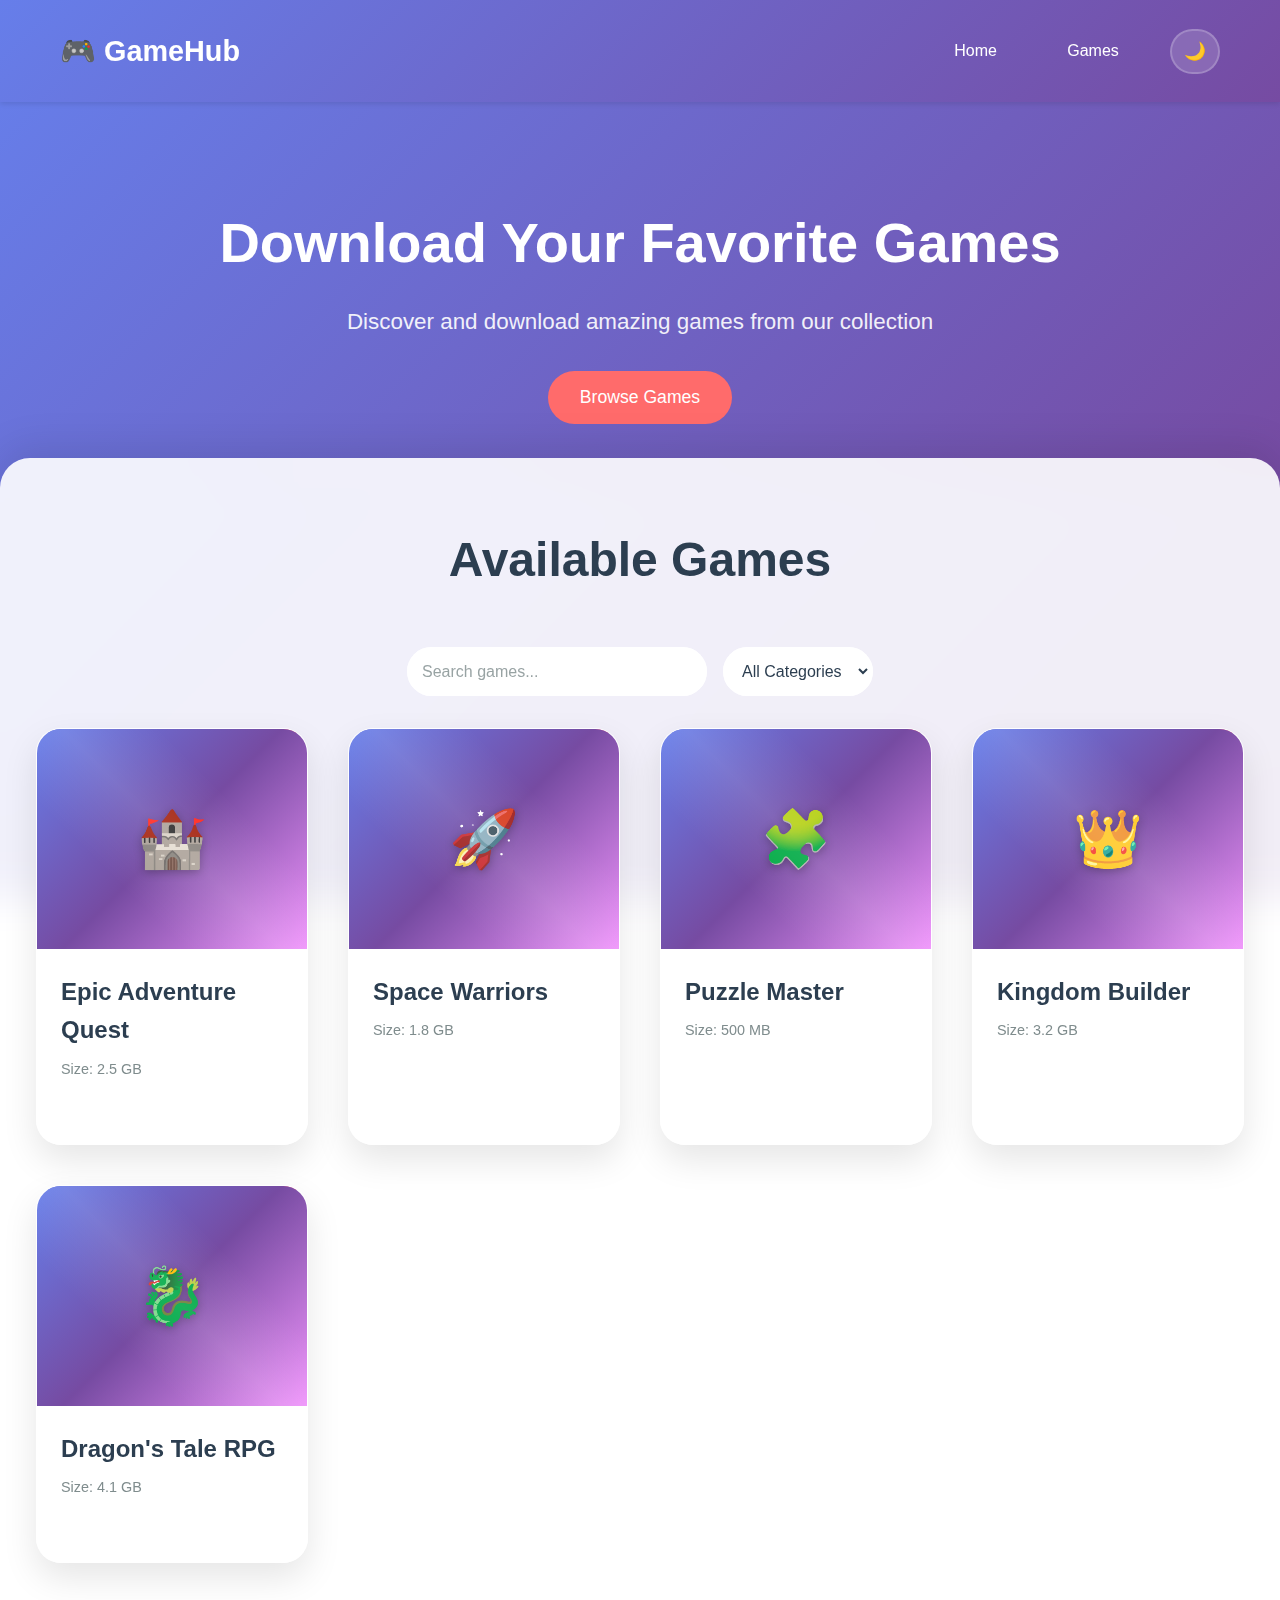
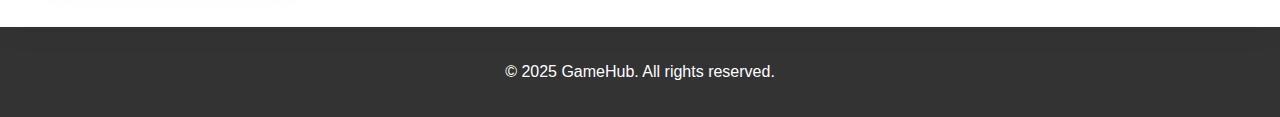
<file: index.html>
<!DOCTYPE html>
<html lang="en">
<head>
    <meta charset="UTF-8">
    <meta name="viewport" content="width=device-width, initial-scale=1.0">
    <title>Game Download Hub</title>
    <link rel="stylesheet" href="styles.css">
</head>
<body>
    <header>
        <nav class="navbar">
            <div class="nav-container">
                <a href="#home" class="nav-logo" onclick="handleLogoClick()">🎮 GameHub</a>
                <button class="mobile-menu-toggle" onclick="toggleMobileMenu()" aria-label="Toggle menu">
                    ☰
                </button>
                <div class="nav-links" id="navLinks">
                    <a href="#home" onclick="closeMobileMenu()">Home</a>
                    <a href="#games" onclick="closeMobileMenu()">Games</a>
                    <a href="admin.html" class="admin-link" onclick="closeMobileMenu()" style="display: none;" id="adminLink">Admin</a>
                    <button class="theme-toggle" onclick="toggleTheme()" aria-label="Toggle dark mode">
                        <span class="theme-toggle-icon">🌙</span>
                    </button>
                </div>
            </div>
        </nav>
    </header>

    <main>
        <section id="home" class="hero">
            <div class="hero-content">
                <h2>Download Your Favorite Games</h2>
                <p>Discover and download amazing games from our collection</p>
                <button onclick="scrollToGames()" class="cta-button">Browse Games</button>
            </div>
        </section>

        <!-- Top Games Slider Section -->
        <section id="topGames" class="top-games-section">
            <div class="container">
                <h2>🏆 Top Games</h2>
                <div class="top-games-slider">
                    <div class="slider-container" id="topGamesSlider">
                        <!-- Top games will be loaded here by JavaScript -->
                    </div>
                    <button class="slider-btn slider-prev" id="sliderPrev" onclick="slideTopGames('prev')">❮</button>
                    <button class="slider-btn slider-next" id="sliderNext" onclick="slideTopGames('next')">❯</button>
                </div>
                <div class="slider-indicators" id="sliderIndicators">
                    <!-- Indicators will be generated by JavaScript -->
                </div>
            </div>
        </section>

        <section id="games" class="games-section">
            <div class="container">
                <h2>Available Games</h2>
                
                <div class="search-filter">
                    <input type="text" id="searchInput" placeholder="Search games..." onkeyup="searchGames()">
                    <select id="categoryFilter" onchange="filterByCategory()">
                        <option value="">All Categories</option>
                        <option value="action">Action</option>
                        <option value="adventure">Adventure</option>
                        <option value="strategy">Strategy</option>
                        <option value="rpg">RPG</option>
                        <option value="puzzle">Puzzle</option>
                    </select>
                </div>

                <div id="gamesGrid" class="games-grid">
                    <!-- Games will be loaded here by JavaScript -->
                </div>

                <div id="noGames" class="no-games" style="display: none;">
                    <p>No games found matching your criteria.</p>
                </div>
            </div>
        </section>
    </main>

    <footer>
        <div class="container">
            <p>&copy; 2025 GameHub. All rights reserved.</p>
        </div>
    </footer>

    <!-- Scroll Progress Indicator -->
    <div class="scroll-progress" id="scrollProgress"></div>
    
    <!-- Scroll to Top Button -->
    <button class="scroll-to-top" id="scrollToTop" onclick="scrollToTop()" aria-label="Scroll to top">
        ↑
    </button>

    <!-- Mobile Theme Toggle Floating Button -->
    <button class="mobile-theme-toggle" id="mobileThemeToggle" onclick="toggleTheme()" aria-label="Toggle dark mode">
        <span class="mobile-theme-icon">🌙</span>
    </button>

    <!-- Game Details Modal -->
    <div id="gameModal" class="game-modal">
        <div class="game-modal-content">
            <button class="game-modal-close" onclick="closeGameModal()">&times;</button>
            
            <div class="game-modal-header">
                <div class="game-modal-image">
                    <div id="modalGameImage"></div>
                </div>
                <div class="game-modal-info">
                    <h2 id="modalGameTitle">Game Title</h2>
                    <span id="modalGameCategory" class="modal-category-badge">Category</span>
                    <div class="game-modal-meta">
                        <div class="meta-item">
                            <span class="meta-label">Size:</span>
                            <span id="modalGameSize">0 GB</span>
                        </div>
                        <div class="meta-item">
                            <span class="meta-label">Developer:</span>
                            <span id="modalGameDeveloper">Unknown</span>
                        </div>
                        <div class="meta-item">
                            <span class="meta-label">Release Date:</span>
                            <span id="modalGameReleaseDate">TBA</span>
                        </div>
                    </div>
                    <button id="modalDownloadBtn" class="modal-download-btn" onclick="downloadGameFromModal()">
                        Download Game
                    </button>
                </div>
            </div>

            <div class="game-modal-body">
                <div class="modal-section">
                    <h3>Description</h3>
                    <p id="modalGameDescription">Game description will appear here...</p>
                </div>

                <div class="modal-section">
                    <h3>System Requirements</h3>
                    <div class="requirements-grid">
                        <div class="req-column">
                            <h4>Minimum Requirements</h4>
                            <div class="req-list">
                                <div class="req-item">
                                    <span class="req-label">OS:</span>
                                    <span id="modalMinOS">Windows 10</span>
                                </div>
                                <div class="req-item">
                                    <span class="req-label">Processor:</span>
                                    <span id="modalMinProcessor">Intel i3 or equivalent</span>
                                </div>
                                <div class="req-item">
                                    <span class="req-label">Memory:</span>
                                    <span id="modalMinMemory">4 GB RAM</span>
                                </div>
                                <div class="req-item">
                                    <span class="req-label">Graphics:</span>
                                    <span id="modalMinGraphics">DirectX 11 compatible</span>
                                </div>
                                <div class="req-item">
                                    <span class="req-label">Storage:</span>
                                    <span id="modalMinStorage">Available space required</span>
                                </div>
                            </div>
                        </div>
                        <div class="req-column">
                            <h4>Recommended Requirements</h4>
                            <div class="req-list">
                                <div class="req-item">
                                    <span class="req-label">OS:</span>
                                    <span id="modalRecOS">Windows 11</span>
                                </div>
                                <div class="req-item">
                                    <span class="req-label">Processor:</span>
                                    <span id="modalRecProcessor">Intel i5 or equivalent</span>
                                </div>
                                <div class="req-item">
                                    <span class="req-label">Memory:</span>
                                    <span id="modalRecMemory">8 GB RAM</span>
                                </div>
                                <div class="req-item">
                                    <span class="req-label">Graphics:</span>
                                    <span id="modalRecGraphics">GTX 1060 or equivalent</span>
                                </div>
                                <div class="req-item">
                                    <span class="req-label">Storage:</span>
                                    <span id="modalRecStorage">SSD recommended</span>
                                </div>
                            </div>
                        </div>
                    </div>
                </div>

                <div class="modal-section">
                    <h3>Screenshots</h3>
                    <div id="modalScreenshots" class="screenshots-grid">
                        <!-- Screenshots will be populated here -->
                    </div>
                </div>
            </div>
        </div>
    </div>

    <script src="script.js"></script>
</body>
</html>
</file>
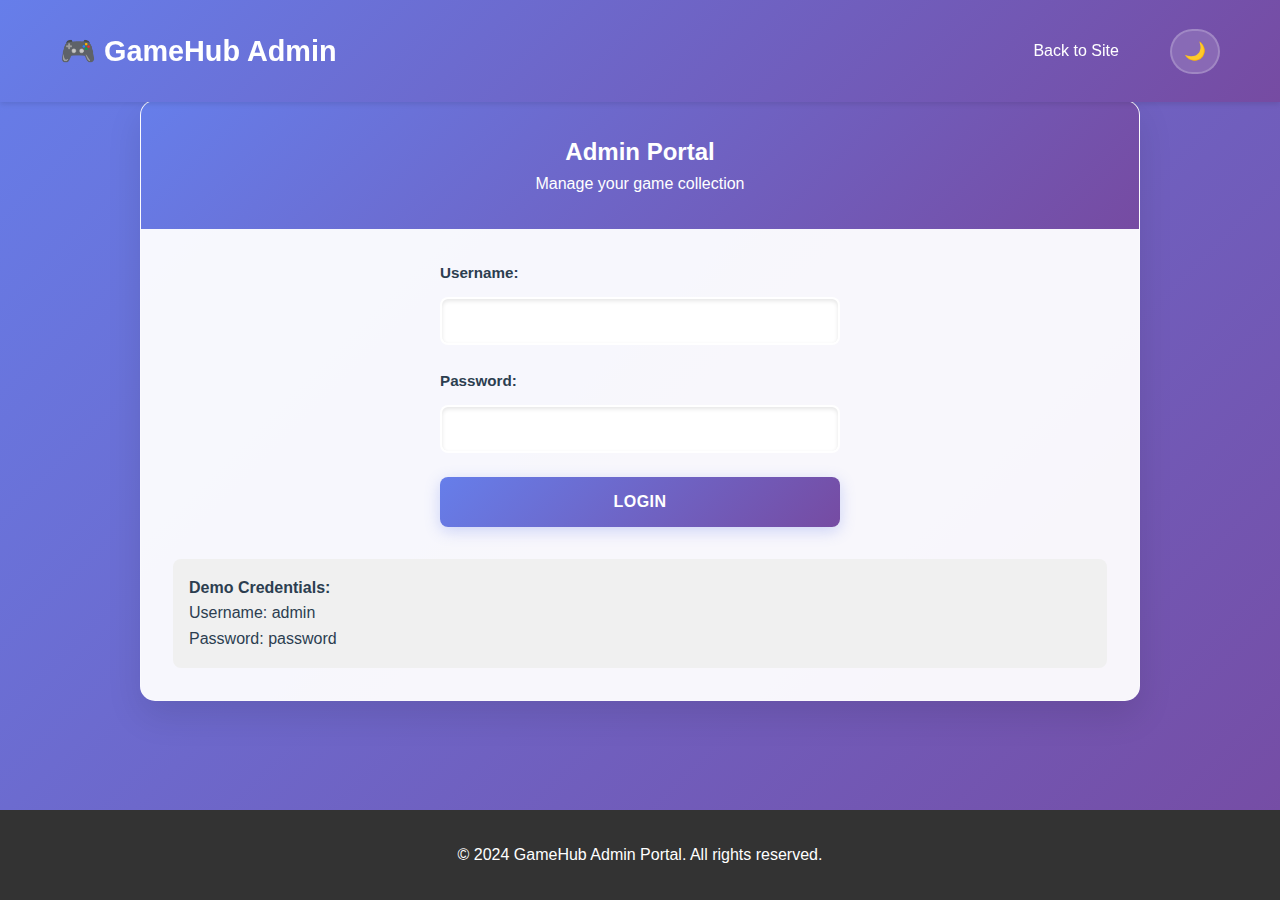
<file: admin.html>
<!DOCTYPE html>
<html lang="en">
<head>
    <meta charset="UTF-8">
    <meta name="viewport" content="width=device-width, initial-scale=1.0">
    <title>Admin Portal - Game Download Hub</title>
    <link rel="stylesheet" href="styles.css">
</head>
<body>
    <header>
        <nav class="navbar">
            <div class="nav-container">
                <a href="index.html" class="nav-logo">🎮 GameHub Admin</a>
                <button class="mobile-menu-toggle" onclick="toggleMobileMenu()" aria-label="Toggle menu">
                    ☰
                </button>
                <div class="nav-links" id="navLinks">
                    <a href="index.html" onclick="closeMobileMenu()">Back to Site</a>
                    <a href="#" onclick="logout(); closeMobileMenu();" id="logoutBtn" style="display: none;">Logout</a>
                    <button class="theme-toggle" onclick="toggleTheme()" aria-label="Toggle dark mode">
                        <span class="theme-toggle-icon">🌙</span>
                    </button>
                </div>
            </div>
        </nav>
    </header>

    <main>
        <div class="admin-container">
            <div class="admin-header">
                <h2>Admin Portal</h2>
                <p>Manage your game collection</p>
            </div>
            
            <div class="admin-content">
                <!-- Login Section -->
                <div id="loginSection" class="login-section">
                    <form class="login-form" onsubmit="login(event)">
                        <div class="form-group">
                            <label for="username">Username:</label>
                            <input type="text" id="username" required>
                        </div>
                        <div class="form-group">
                            <label for="password">Password:</label>
                            <input type="password" id="password" required>
                        </div>
                        <button type="submit" class="btn">Login</button>
                    </form>
                    <div id="loginError" style="color: red; text-align: center; margin-top: 1rem; display: none;">
                        Invalid credentials. Please try again.
                    </div>
                    <div style="margin-top: 2rem; padding: 1rem; background: #f0f0f0; border-radius: 8px;">
                        <p><strong>Demo Credentials:</strong></p>
                        <p>Username: admin</p>
                        <p>Password: password</p>
                    </div>
                </div>

                <!-- Admin Dashboard -->
                <div id="adminDashboard" style="display: none;">
                    <h3>Add New Game</h3>
                    <form id="addGameForm" onsubmit="addNewGame(event)">
                        <div class="form-group">
                            <label for="gameTitle">Game Title:</label>
                            <input type="text" id="gameTitle" required>
                        </div>
                        <div class="form-group">
                            <label for="gameCategory">Category:</label>
                            <select id="gameCategory" required>
                                <option value="">Select Category</option>
                                <option value="action">Action</option>
                                <option value="adventure">Adventure</option>
                                <option value="strategy">Strategy</option>
                                <option value="rpg">RPG</option>
                                <option value="puzzle">Puzzle</option>
                            </select>
                        </div>
                        <div class="form-group">
                            <label for="gameDescription">Description:</label>
                            <textarea id="gameDescription" rows="3" required></textarea>
                        </div>
                        <div class="form-group">
                            <label for="gameDownloadUrl">Download URL:</label>
                            <input type="url" id="gameDownloadUrl" required>
                        </div>
                        <div class="form-group">
                            <label for="gameSize">Game Size:</label>
                            <input type="text" id="gameSize" placeholder="e.g., 2.5 GB" required>
                        </div>
                        
                        <!-- Additional Game Information -->
                        <div class="form-group">
                            <label for="gameDeveloper">Developer:</label>
                            <input type="text" id="gameDeveloper" placeholder="e.g., Epic Games">
                        </div>
                        <div class="form-group">
                            <label for="gameReleaseDate">Release Date:</label>
                            <input type="text" id="gameReleaseDate" placeholder="e.g., 2024">
                        </div>
                        
                        <!-- System Requirements -->
                        <div class="requirements-section">
                            <h3>System Requirements</h3>
                            <div class="requirements-tabs">
                                <button type="button" class="req-tab active" onclick="switchReqTab('minimum')">Minimum</button>
                                <button type="button" class="req-tab" onclick="switchReqTab('recommended')">Recommended</button>
                            </div>
                            
                            <div id="minimumReqs" class="req-content active">
                                <div class="form-group">
                                    <label for="minOS">Operating System:</label>
                                    <input type="text" id="minOS" placeholder="e.g., Windows 10">
                                </div>
                                <div class="form-group">
                                    <label for="minProcessor">Processor:</label>
                                    <input type="text" id="minProcessor" placeholder="e.g., Intel i3 or equivalent">
                                </div>
                                <div class="form-group">
                                    <label for="minMemory">Memory:</label>
                                    <input type="text" id="minMemory" placeholder="e.g., 4 GB RAM">
                                </div>
                                <div class="form-group">
                                    <label for="minGraphics">Graphics:</label>
                                    <input type="text" id="minGraphics" placeholder="e.g., DirectX 11 compatible">
                                </div>
                                <div class="form-group">
                                    <label for="minStorage">Storage:</label>
                                    <input type="text" id="minStorage" placeholder="e.g., 5 GB available space">
                                </div>
                            </div>
                            
                            <div id="recommendedReqs" class="req-content">
                                <div class="form-group">
                                    <label for="recOS">Operating System:</label>
                                    <input type="text" id="recOS" placeholder="e.g., Windows 11">
                                </div>
                                <div class="form-group">
                                    <label for="recProcessor">Processor:</label>
                                    <input type="text" id="recProcessor" placeholder="e.g., Intel i5 or equivalent">
                                </div>
                                <div class="form-group">
                                    <label for="recMemory">Memory:</label>
                                    <input type="text" id="recMemory" placeholder="e.g., 8 GB RAM">
                                </div>
                                <div class="form-group">
                                    <label for="recGraphics">Graphics:</label>
                                    <input type="text" id="recGraphics" placeholder="e.g., GTX 1060 or equivalent">
                                </div>
                                <div class="form-group">
                                    <label for="recStorage">Storage:</label>
                                    <input type="text" id="recStorage" placeholder="e.g., SSD recommended">
                                </div>
                            </div>
                        </div>
                        <div class="form-group">
                            <label for="gameImageType">Game Image Options:</label>
                            <select id="gameImageType" onchange="toggleImageInput()">
                                <option value="url">🌐 Image URL</option>
                                <option value="upload">📁 Upload from Computer</option>
                                <option value="generate">✨ AI Generated Placeholder</option>
                            </select>
                        </div>
                        
                        
                        <div class="form-group" id="urlGroup">
                            <label for="gameImageUrl">Image URL:</label>
                            <input type="url" id="gameImageUrl" placeholder="https://example.com/image.jpg" onchange="previewUrlImage()">
                            <div class="url-preview" id="urlPreview"></div>
                        </div>
                        
                        <div class="form-group" id="uploadGroup" style="display: none;">
                            <label for="gameImageUpload">Upload Image from Computer:</label>
                            <div class="image-upload-container">
                                <input type="file" id="gameImageUpload" accept="image/*" onchange="previewUploadedImage(this)">
                                <div class="image-preview" id="imagePreview">
                                    <div class="upload-icon">📁</div>
                                    <span>Click here or drag & drop your image</span>
                                    <small>Supports: JPG, PNG, GIF, WebP (Max: 5MB)</small>
                                </div>
                            </div>
                        </div>
                        
                        
                        <div class="form-group" id="generateGroup" style="display: none;">
                            <label>Generate AI Placeholder:</label>
                            <div class="generate-options">
                                <button type="button" class="btn secondary" onclick="generatePlaceholder('geometric')">🔷 Geometric</button>
                                <button type="button" class="btn secondary" onclick="generatePlaceholder('gradient')">🌈 Gradient</button>
                                <button type="button" class="btn secondary" onclick="generatePlaceholder('pattern')">🔳 Pattern</button>
                                <button type="button" class="btn secondary" onclick="generatePlaceholder('abstract')">🎨 Abstract</button>
                            </div>
                            <div class="generate-preview" id="generatePreview"></div>
                        </div>
                        
                        <!-- Screenshots Section -->
                        <div class="form-group">
                            <label for="gameScreenshots">Game Screenshots:</label>
                            <div class="screenshots-upload">
                                <div class="screenshot-upload-area" onclick="triggerScreenshotUpload()">
                                    <div class="upload-icon">📷</div>
                                    <span>Click to add screenshots</span>
                                    <small>Supports: JPG, PNG, WebP (Max: 2MB each, up to 6 screenshots)</small>
                                </div>
                                <input type="file" id="gameScreenshots" accept="image/*" multiple onchange="handleScreenshotUpload(this)" style="display: none;">
                                <div class="screenshots-preview" id="screenshotsPreview"></div>
                            </div>
                        </div>
                        
                        <!-- Videos Section -->
                        <div class="form-group">
                            <label for="gameVideos">Game Videos (Optional):</label>
                            <div class="videos-upload">
                                <div class="video-input-container">
                                    <div class="video-url-input">
                                        <input type="url" id="videoUrlInput" placeholder="https://www.youtube.com/watch?v=..." onchange="previewVideo()">
                                        <button type="button" class="btn secondary" onclick="addVideoUrl()">📹 Add Video</button>
                                    </div>
                                    <small>Supports: YouTube, Vimeo, and other video URLs (up to 3 videos)</small>
                                </div>
                                <div class="videos-preview" id="videosPreview"></div>
                            </div>
                        </div>

                        <!-- Top Game Option -->
                        <div class="form-group">
                            <div class="checkbox-container">
                                <input type="checkbox" id="isTopGame">
                                <label for="isTopGame" class="checkbox-label">
                                    <span class="checkbox-icon">🏆</span>
                                    Mark as Top Game
                                    <small>Featured games will appear in the top games slider</small>
                                </label>
                            </div>
                        </div>
                        
                        <button type="submit" class="btn">Add Game</button>
                    </form>

                    <div class="admin-games">
                        <div class="admin-section-header">
                            <h3>Current Games</h3>
                            <div class="admin-stats">
                                <div class="stat-card">
                                    <span class="stat-number" id="totalGames">0</span>
                                    <span class="stat-label">Total Games</span>
                                </div>
                                <div class="stat-card">
                                    <span class="stat-number" id="protectedGames">0</span>
                                    <span class="stat-label">Protected</span>
                                </div>
                            </div>
                        </div>
                        
                        <div class="admin-filters">
                            <select id="adminCategoryFilter" onchange="filterAdminGames()">
                                <option value="">All Categories</option>
                                <option value="action">Action</option>
                                <option value="adventure">Adventure</option>
                                <option value="strategy">Strategy</option>
                                <option value="rpg">RPG</option>
                                <option value="puzzle">Puzzle</option>
                            </select>
                            <button class="btn secondary" onclick="exportGames()">📥 Export Games</button>
                            <button class="btn secondary" onclick="importGames()">📤 Import Games</button>
                            <button class="btn danger" onclick="confirmRemoveAllGames()">🗑️ Remove All Games</button>
                        </div>
                        
                        <div id="adminGamesList" class="admin-games-list">
                            <!-- Games will be loaded here -->
                        </div>
                    </div>
                </div>
            </div>
        </div>
    </main>

    <footer>
        <div class="container">
            <p>&copy; 2024 GameHub Admin Portal. All rights reserved.</p>
        </div>
    </footer>

    <!-- Edit Game Modal -->
    <div class="modal-overlay" id="editModal" style="display: none;">
        <div class="modal-container">
            <div class="modal-header">
                <h3>✏️ Edit Game</h3>
                <button class="modal-close" onclick="closeEditModal()">&times;</button>
            </div>
            <div class="modal-content">
                <form id="editGameForm" onsubmit="updateGame(event)">
                    <input type="hidden" id="editGameId">
                    
                    <div class="form-group">
                        <label for="editGameTitle">Game Title:</label>
                        <input type="text" id="editGameTitle" required>
                    </div>
                    
                    <div class="form-group">
                        <label for="editGameCategory">Category:</label>
                        <select id="editGameCategory" required>
                            <option value="">Select Category</option>
                            <option value="action">Action</option>
                            <option value="adventure">Adventure</option>
                            <option value="strategy">Strategy</option>
                            <option value="rpg">RPG</option>
                            <option value="puzzle">Puzzle</option>
                        </select>
                    </div>
                    
                    <div class="form-group">
                        <label for="editGameDescription">Description:</label>
                        <textarea id="editGameDescription" rows="3" required></textarea>
                    </div>
                    
                    <div class="form-group">
                        <label for="editGameDownloadUrl">Download URL:</label>
                        <input type="url" id="editGameDownloadUrl" required>
                    </div>
                    
                    <div class="form-group">
                        <label for="editGameSize">Game Size:</label>
                        <input type="text" id="editGameSize" placeholder="e.g., 2.5 GB" required>
                    </div>
                    
                    <!-- Additional Game Information -->
                    <div class="form-group">
                        <label for="editGameDeveloper">Developer:</label>
                        <input type="text" id="editGameDeveloper" placeholder="e.g., Epic Games">
                    </div>
                    <div class="form-group">
                        <label for="editGameReleaseDate">Release Date:</label>
                        <input type="text" id="editGameReleaseDate" placeholder="e.g., 2024">
                    </div>
                    
                    <!-- System Requirements -->
                    <div class="requirements-section">
                        <h3>System Requirements</h3>
                        <div class="requirements-tabs">
                            <button type="button" class="req-tab active" onclick="switchEditReqTab('minimum')">Minimum</button>
                            <button type="button" class="req-tab" onclick="switchEditReqTab('recommended')">Recommended</button>
                        </div>
                        
                        <div id="editMinimumReqs" class="req-content active">
                            <div class="form-group">
                                <label for="editMinOS">Operating System:</label>
                                <input type="text" id="editMinOS" placeholder="e.g., Windows 10">
                            </div>
                            <div class="form-group">
                                <label for="editMinProcessor">Processor:</label>
                                <input type="text" id="editMinProcessor" placeholder="e.g., Intel i3 or equivalent">
                            </div>
                            <div class="form-group">
                                <label for="editMinMemory">Memory:</label>
                                <input type="text" id="editMinMemory" placeholder="e.g., 4 GB RAM">
                            </div>
                            <div class="form-group">
                                <label for="editMinGraphics">Graphics:</label>
                                <input type="text" id="editMinGraphics" placeholder="e.g., DirectX 11 compatible">
                            </div>
                            <div class="form-group">
                                <label for="editMinStorage">Storage:</label>
                                <input type="text" id="editMinStorage" placeholder="e.g., 5 GB available space">
                            </div>
                        </div>
                        
                        <div id="editRecommendedReqs" class="req-content">
                            <div class="form-group">
                                <label for="editRecOS">Operating System:</label>
                                <input type="text" id="editRecOS" placeholder="e.g., Windows 11">
                            </div>
                            <div class="form-group">
                                <label for="editRecProcessor">Processor:</label>
                                <input type="text" id="editRecProcessor" placeholder="e.g., Intel i5 or equivalent">
                            </div>
                            <div class="form-group">
                                <label for="editRecMemory">Memory:</label>
                                <input type="text" id="editRecMemory" placeholder="e.g., 8 GB RAM">
                            </div>
                            <div class="form-group">
                                <label for="editRecGraphics">Graphics:</label>
                                <input type="text" id="editRecGraphics" placeholder="e.g., GTX 1060 or equivalent">
                            </div>
                            <div class="form-group">
                                <label for="editRecStorage">Storage:</label>
                                <input type="text" id="editRecStorage" placeholder="e.g., SSD recommended">
                            </div>
                        </div>
                    </div>
                    
                    <div class="form-group">
                        <label for="editGameImageType">Change Image:</label>
                        <select id="editGameImageType" onchange="toggleEditImageInput()">
                            <option value="keep">Keep Current Image</option>
                            <option value="url">🌐 Image URL</option>
                            <option value="upload">📁 Upload from Computer</option>
                            <option value="generate">✨ AI Generated Placeholder</option>
                        </select>
                    </div>

                    <div class="current-image-preview" id="currentImagePreview">
                        <label>Current Image:</label>
                        <div class="current-image" id="currentImage"></div>
                    </div>
                    
                    <!-- Image input groups (same as add form) -->
                    
                    <div class="form-group" id="editUrlGroup" style="display: none;">
                        <label for="editGameImageUrl">Image URL:</label>
                        <input type="url" id="editGameImageUrl" placeholder="https://example.com/image.jpg" onchange="previewEditUrlImage()">
                        <div class="url-preview" id="editUrlPreview"></div>
                    </div>
                    
                    <div class="form-group" id="editUploadGroup" style="display: none;">
                        <label for="editGameImageUpload">Upload Image from Computer:</label>
                        <div class="image-upload-container">
                            <input type="file" id="editGameImageUpload" accept="image/*" onchange="previewEditUploadedImage(this)">
                            <div class="image-preview" id="editImagePreview">
                                <div class="upload-icon">📁</div>
                                <span>Click here or drag & drop your image</span>
                                <small>Supports: JPG, PNG, GIF, WebP (Max: 5MB)</small>
                            </div>
                        </div>
                    </div>
                    
                    
                    <div class="form-group" id="editGenerateGroup" style="display: none;">
                        <label>Generate AI Placeholder:</label>
                        <div class="generate-options">
                            <button type="button" class="btn secondary" onclick="generateEditPlaceholder('geometric')">🔷 Geometric</button>
                            <button type="button" class="btn secondary" onclick="generateEditPlaceholder('gradient')">🌈 Gradient</button>
                            <button type="button" class="btn secondary" onclick="generateEditPlaceholder('pattern')">🔳 Pattern</button>
                            <button type="button" class="btn secondary" onclick="generateEditPlaceholder('abstract')">🎨 Abstract</button>
                        </div>
                        <div class="generate-preview" id="editGeneratePreview"></div>
                    </div>
                    
                    <!-- Edit Screenshots Section -->
                    <div class="form-group">
                        <label for="editGameScreenshots">Game Screenshots:</label>
                        <div class="screenshots-upload">
                            <div class="screenshot-upload-area" onclick="triggerEditScreenshotUpload()">
                                <div class="upload-icon">📷</div>
                                <span>Click to add/change screenshots</span>
                                <small>Supports: JPG, PNG, WebP (Max: 2MB each, up to 6 screenshots)</small>
                            </div>
                            <input type="file" id="editGameScreenshots" accept="image/*" multiple onchange="handleEditScreenshotUpload(this)" style="display: none;">
                            <div class="screenshots-preview" id="editScreenshotsPreview"></div>
                            <div class="current-screenshots" id="currentScreenshots">
                                <label>Current Screenshots:</label>
                                <div class="current-screenshots-grid" id="currentScreenshotsGrid"></div>
                            </div>
                        </div>
                    </div>
                    
                    <!-- Edit Videos Section -->
                    <div class="form-group">
                        <label for="editGameVideos">Game Videos (Optional):</label>
                        <div class="videos-upload">
                            <div class="video-input-container">
                                <div class="video-url-input">
                                    <input type="url" id="editVideoUrlInput" placeholder="https://www.youtube.com/watch?v=..." onchange="previewEditVideo()">
                                    <button type="button" class="btn secondary" onclick="addEditVideoUrl()">📹 Add Video</button>
                                </div>
                                <small>Supports: YouTube, Vimeo, and other video URLs (up to 3 videos)</small>
                            </div>
                            <div class="videos-preview" id="editVideosPreview"></div>
                            <div class="current-videos" id="currentVideos">
                                <label>Current Videos:</label>
                                <div class="current-videos-grid" id="currentVideosGrid"></div>
                            </div>
                        </div>
                    </div>

                    <!-- Edit Top Game Option -->
                    <div class="form-group">
                        <div class="checkbox-container">
                            <input type="checkbox" id="editIsTopGame">
                            <label for="editIsTopGame" class="checkbox-label">
                                <span class="checkbox-icon">🏆</span>
                                Mark as Top Game
                                <small>Featured games will appear in the top games slider</small>
                            </label>
                        </div>
                    </div>
                    
                    <div class="modal-actions">
                        <button type="button" class="btn secondary" onclick="closeEditModal()">Cancel</button>
                        <button type="submit" class="btn">Update Game</button>
                    </div>
                </form>
            </div>
        </div>
    </div>

    <script src="script.js"></script>
    <script src="admin.js"></script>
    <script src="admin-fixes.js"></script>
</body>
</html>
</file>
<file: styles.css>
* {
    margin: 0;
    padding: 0;
    box-sizing: border-box;
}

:root {
    /* Light theme colors */
    --bg-primary: linear-gradient(135deg, #667eea 0%, #764ba2 100%);
    --bg-secondary: rgba(255, 255, 255, 0.9);
    --bg-card: rgba(255, 255, 255, 0.95);
    --text-primary: #2c3e50;
    --text-secondary: #34495e;
    --text-muted: #7f8c8d;
    --border-color: rgba(255, 255, 255, 0.3);
    --shadow: rgba(0, 0, 0, 0.1);
    --accent: linear-gradient(135deg, #667eea 0%, #764ba2 100%);
    --accent-hover: rgba(102, 126, 234, 0.1);
    --nav-bg: linear-gradient(135deg, #667eea 0%, #764ba2 100%);
    --card-shadow: 0 15px 35px rgba(0, 0, 0, 0.1);
}

[data-theme="dark"] {
    /* Dark theme colors with better coordination */
    --bg-primary: linear-gradient(135deg, #0a0a0a 0%, #1a1a2e 50%, #16213e 100%);
    --bg-secondary: rgba(26, 32, 44, 0.95);
    --bg-card: rgba(45, 55, 72, 0.95);
    --text-primary: #f7fafc;
    --text-secondary: #cbd5e0;
    --text-muted: #a0aec0;
    --border-color: rgba(76, 175, 254, 0.15);
    --shadow: rgba(0, 0, 0, 0.5);
    --accent: linear-gradient(135deg, #4facfe 0%, #00d4ff 100%);
    --accent-hover: rgba(76, 175, 254, 0.15);
    --nav-bg: linear-gradient(135deg, #1a202c 0%, #2d3748 100%);
    --card-shadow: 0 20px 40px rgba(0, 0, 0, 0.4), 0 0 30px rgba(76, 175, 254, 0.1);
}

body {
    font-family: 'Segoe UI', 'San Francisco', 'Helvetica Neue', Arial, sans-serif;
    line-height: 1.6;
    color: var(--text-primary);
    background: var(--bg-primary);
    background-attachment: fixed;
    min-height: 100vh;
    transition: all 0.4s cubic-bezier(0.4, 0, 0.2, 1);
    display: flex;
    flex-direction: column;
}

.container {
    max-width: 1200px;
    margin: 0 auto;
    padding: 0 20px;
}

/* Navigation */
.navbar {
    background: var(--nav-bg);
    color: white;
    padding: 1rem 0;
    position: fixed;
    width: 100%;
    top: 0;
    z-index: 1000;
    box-shadow: 0 2px 5px var(--shadow);
    transition: all 0.4s cubic-bezier(0.4, 0, 0.2, 1);
}

.nav-container {
    max-width: 1200px;
    margin: 0 auto;
    padding: 0 20px;
    display: flex;
    justify-content: flex-start;
    align-items: center;
    min-height: 70px;
    position: relative;
}

.nav-logo {
    font-size: 1.8rem;
    font-weight: bold;
    flex-shrink: 0;
    margin: 0;
    padding: 0;
    order: 0;
    position: absolute;
    left: 20px;
    color: white;
    text-decoration: none;
    transition: opacity 0.3s ease;
}

.nav-logo:hover {
    opacity: 0.8;
}

/* Theme Toggle Button */
.theme-toggle {
    background: rgba(255, 255, 255, 0.15);
    border: 2px solid rgba(255, 255, 255, 0.2);
    border-radius: 50px;
    color: white;
    cursor: pointer;
    padding: 8px 12px;
    font-size: 1.1rem;
    transition: all 0.3s cubic-bezier(0.4, 0, 0.2, 1);
    backdrop-filter: blur(10px);
    position: relative;
    overflow: hidden;
    min-width: 45px;
    height: 45px;
    display: flex;
    align-items: center;
    justify-content: center;
}

.theme-toggle::before {
    content: '';
    position: absolute;
    top: 0;
    left: -100%;
    width: 100%;
    height: 100%;
    background: linear-gradient(90deg, transparent, rgba(255,255,255,0.2), transparent);
    transition: left 0.5s;
}

.theme-toggle:hover::before {
    left: 100%;
}

.theme-toggle:hover {
    background: rgba(255, 255, 255, 0.25);
    border-color: rgba(255, 255, 255, 0.4);
    transform: scale(1.05);
    box-shadow: 0 5px 15px rgba(0,0,0,0.2);
}

.theme-toggle-icon {
    transition: all 0.4s cubic-bezier(0.68, -0.55, 0.265, 1.55);
    display: inline-block;
}

[data-theme="dark"] .theme-toggle-icon {
    transform: rotate(180deg);
}

/* Animate theme transition */
*, *::before, *::after {
    transition: background-color 0.4s cubic-bezier(0.4, 0, 0.2, 1),
                border-color 0.4s cubic-bezier(0.4, 0, 0.2, 1),
                color 0.4s cubic-bezier(0.4, 0, 0.2, 1),
                box-shadow 0.4s cubic-bezier(0.4, 0, 0.2, 1);
}

/* Ripple animation */
@keyframes ripple {
    to {
        transform: translate(-50%, -50%) scale(2);
        opacity: 0;
    }
}

/* Dark mode specific animations */
[data-theme="dark"] .theme-toggle-icon {
    animation: moonToSun 0.4s cubic-bezier(0.68, -0.55, 0.265, 1.55);
}

@keyframes moonToSun {
    0% {
        transform: rotate(0deg) scale(1);
    }
    50% {
        transform: rotate(90deg) scale(0.8);
    }
    100% {
        transform: rotate(180deg) scale(1);
    }
}

/* Enhanced dark mode card animations */
[data-theme="dark"] .game-card {
    border-color: rgba(255, 255, 255, 0.1);
    backdrop-filter: blur(10px);
}

[data-theme="dark"] .game-card:hover {
    border-color: rgba(79, 172, 254, 0.3);
    box-shadow: 0 25px 50px rgba(0, 0, 0, 0.4), 
                0 0 30px rgba(79, 172, 254, 0.1);
}

.nav-links {
    display: flex;
    gap: 2rem;
    align-items: center;
    justify-content: flex-end;
    flex-grow: 1;
    margin-left: auto;
    padding-left: 200px;
}

.nav-links a {
    color: white;
    text-decoration: none;
    padding: 0.6rem 1.2rem;
    border-radius: 6px;
    transition: all 0.3s ease;
    font-size: 1rem;
    font-weight: 500;
    white-space: nowrap;
    display: flex;
    align-items: center;
    justify-content: center;
    min-height: 40px;
}

.nav-links a:hover {
    background: rgba(255,255,255,0.15);
    transform: translateY(-2px);
}

.admin-link {
    background: rgba(255,255,255,0.2) !important;
    border: 1px solid rgba(255,255,255,0.3);
    font-weight: 600;
}

.admin-link:hover {
    background: rgba(255,255,255,0.3) !important;
    border-color: rgba(255,255,255,0.5);
}

/* Hero Section */
.hero {
    background: var(--accent);
    color: white;
    padding: 8rem 2rem 4rem;
    text-align: center;
    margin-top: 70px;
    transition: background 0.4s cubic-bezier(0.4, 0, 0.2, 1);
}

.hero-content h2 {
    font-size: 3rem;
    margin-bottom: 1rem;
}

.hero-content p {
    font-size: 1.2rem;
    margin-bottom: 2rem;
    opacity: 0.9;
}

.cta-button {
    background: #ff6b6b;
    color: white;
    padding: 1rem 2rem;
    border: none;
    border-radius: 50px;
    font-size: 1.1rem;
    cursor: pointer;
    transition: transform 0.3s, box-shadow 0.3s;
}

.cta-button:hover {
    transform: translateY(-2px);
    box-shadow: 0 5px 15px rgba(255, 107, 107, 0.4);
}

/* Statistics Section */
.stats-section {
    padding: 3rem 0;
    background: transparent;
    margin: 2rem 0;
}

.stats-section h2 {
    text-align: center;
    margin-bottom: 2rem;
    font-size: 2rem;
    color: var(--text-primary);
    font-weight: 600;
}

.stats-grid {
    display: flex;
    justify-content: center;
    gap: 1.5rem;
    flex-wrap: wrap;
    max-width: 800px;
    margin: 0 auto;
}

.stat-card {
    background: var(--bg-card);
    padding: 1.5rem 1rem;
    border-radius: 12px;
    text-align: center;
    box-shadow: 0 2px 10px rgba(0, 0, 0, 0.1);
    border: 1px solid var(--border-color);
    transition: all 0.3s ease;
    flex: 1;
    min-width: 150px;
    max-width: 180px;
    backdrop-filter: blur(10px);
}

.stat-card:hover {
    transform: translateY(-2px);
    box-shadow: 0 4px 20px rgba(0, 0, 0, 0.15);
    border-color: rgba(102, 126, 234, 0.3);
}

[data-theme="dark"] .stat-card:hover {
    border-color: rgba(76, 175, 254, 0.3);
}

.stat-icon {
    font-size: 2rem;
    margin-bottom: 0.5rem;
    display: block;
}

.stat-number {
    font-size: 1.8rem;
    font-weight: 700;
    color: var(--text-primary);
    margin-bottom: 0.25rem;
    line-height: 1;
}

.stat-label {
    color: var(--text-secondary);
    font-size: 0.85rem;
    font-weight: 500;
    text-transform: uppercase;
    letter-spacing: 0.5px;
}

/* Games Section */
.games-section {
    padding: 4rem 0;
    background: var(--bg-secondary);
    backdrop-filter: blur(20px);
    border-radius: 30px 30px 0 0;
    margin-top: -30px;
    position: relative;
    z-index: 1;
    box-shadow: 0 -10px 40px var(--shadow);
    transition: all 0.4s cubic-bezier(0.4, 0, 0.2, 1);
}

.games-section h2 {
    text-align: center;
    margin-bottom: 3rem;
    font-size: 2.5rem;
    color: var(--text-primary);
}

/* Search and Filter */
.search-filter {
    display: flex;
    gap: 1rem;
    margin-bottom: 2rem;
    justify-content: center;
    flex-wrap: wrap;
}

#searchInput {
    padding: 0.8rem;
    border: 2px solid var(--border-color);
    border-radius: 25px;
    width: 300px;
    font-size: 1rem;
    outline: none;
    transition: all 0.3s ease;
    background: var(--bg-card);
    color: var(--text-primary);
    backdrop-filter: blur(10px);
}

#searchInput:focus {
    border-color: #667eea;
    box-shadow: 0 0 20px rgba(102, 126, 234, 0.3);
}

[data-theme="dark"] #searchInput:focus {
    border-color: #4facfe;
    box-shadow: 0 0 20px rgba(76, 175, 254, 0.3);
}

#categoryFilter {
    padding: 0.8rem;
    border: 2px solid var(--border-color);
    border-radius: 25px;
    font-size: 1rem;
    outline: none;
    background: var(--bg-card);
    color: var(--text-primary);
    cursor: pointer;
    transition: all 0.3s ease;
    backdrop-filter: blur(10px);
}

#categoryFilter:focus {
    border-color: #667eea;
    box-shadow: 0 0 20px rgba(102, 126, 234, 0.3);
}

[data-theme="dark"] #categoryFilter:focus {
    border-color: #4facfe;
    box-shadow: 0 0 20px rgba(76, 175, 254, 0.3);
}

/* Games Grid */
.games-grid {
    display: grid;
    grid-template-columns: repeat(auto-fill, minmax(320px, 1fr));
    gap: 2.5rem;
    margin-top: 2rem;
    padding: 0 1rem;
}

.game-card {
    background: var(--bg-card);
    border-radius: 25px;
    overflow: hidden;
    box-shadow: var(--card-shadow);
    transition: all 0.4s cubic-bezier(0.175, 0.885, 0.32, 1.275);
    border: 1px solid var(--border-color);
    position: relative;
}

.game-card::before {
    content: '';
    position: absolute;
    top: 0;
    left: 0;
    right: 0;
    height: 4px;
    background: linear-gradient(90deg, #667eea, #764ba2, #f093fb, #f5576c);
    border-radius: 25px 25px 0 0;
}

.game-card:hover {
    transform: translateY(-12px) scale(1.02);
    box-shadow: 0 25px 50px rgba(0,0,0,0.2), 0 10px 25px rgba(0,0,0,0.15);
}

.game-image {
    width: 100%;
    height: 220px;
    position: relative;
    overflow: hidden;
}

.game-image img {
    width: 100%;
    height: 100%;
    object-fit: cover;
    transition: transform 0.4s ease;
}

.game-image-placeholder {
    width: 100%;
    height: 100%;
    background: linear-gradient(135deg, #667eea 0%, #764ba2 50%, #f093fb 100%);
    display: flex;
    align-items: center;
    justify-content: center;
    color: white;
    font-size: 3.5rem;
    text-shadow: 0 2px 10px rgba(0,0,0,0.3);
    position: relative;
}

.game-image-placeholder::before {
    content: '';
    position: absolute;
    top: 0;
    left: 0;
    right: 0;
    bottom: 0;
    background: linear-gradient(45deg, transparent 30%, rgba(255,255,255,0.1) 50%, transparent 70%);
    animation: shine 3s infinite;
}

@keyframes shine {
    0% { transform: translateX(-100%); }
    100% { transform: translateX(100%); }
}

.game-card:hover .game-image img,
.game-card:hover .game-image-placeholder {
    transform: scale(1.1);
}

.game-info {
    padding: 1.5rem;
}

.game-title {
    font-size: 1.5rem;
    font-weight: bold;
    margin-bottom: 0.5rem;
    color: var(--text-primary);
}

.game-category {
    display: inline-block;
    background: rgba(102, 126, 234, 0.1);
    color: #667eea;
    padding: 0.3rem 0.8rem;
    border-radius: 15px;
    font-size: 0.8rem;
    margin-bottom: 1rem;
    border: 1px solid rgba(102, 126, 234, 0.2);
    transition: all 0.3s ease;
}

[data-theme="dark"] .game-category {
    background: rgba(76, 175, 254, 0.15);
    color: #4facfe;
    border: 1px solid rgba(76, 175, 254, 0.3);
}

.game-description {
    color: var(--text-secondary);
    margin-bottom: 1.5rem;
    line-height: 1.5;
}

.game-actions {
    display: flex;
    gap: 1rem;
}

.download-btn {
    background: linear-gradient(135deg, #4caf50, #45a049);
    color: white;
    padding: 0.8rem 1.5rem;
    border: none;
    border-radius: 25px;
    cursor: pointer;
    transition: all 0.3s ease;
    text-decoration: none;
    display: inline-block;
    text-align: center;
    flex: 1;
    font-weight: 500;
    box-shadow: 0 4px 15px rgba(76, 175, 80, 0.3);
}

.download-btn:hover {
    background: linear-gradient(135deg, #45a049, #3d8b40);
    transform: translateY(-2px);
    box-shadow: 0 6px 20px rgba(76, 175, 80, 0.4);
}

[data-theme="dark"] .download-btn {
    background: linear-gradient(135deg, #4facfe, #00d4ff);
    box-shadow: 0 4px 15px rgba(76, 175, 254, 0.3);
}

[data-theme="dark"] .download-btn:hover {
    background: linear-gradient(135deg, #00d4ff, #0099cc);
    box-shadow: 0 6px 20px rgba(76, 175, 254, 0.5);
}

.game-size {
    color: var(--text-muted);
    font-size: 0.9rem;
    margin-top: 0.5rem;
}

/* No Games Message */
.no-games {
    text-align: center;
    padding: 3rem;
    color: #666;
    font-size: 1.2rem;
}

/* Footer */
footer {
    background: #333;
    color: white;
    text-align: center;
    padding: 2rem 0;
}

/* Admin Styles */
.admin-container {
    max-width: 800px;
    margin: 100px auto 2rem;
    background: var(--bg-card);
    border-radius: 15px;
    box-shadow: var(--card-shadow);
    overflow: hidden;
    border: 1px solid var(--border-color);
}

.admin-header {
    background: var(--accent);
    color: white;
    padding: 2rem;
    text-align: center;
}

.admin-content {
    padding: 2rem;
}

.login-form {
    max-width: 400px;
    margin: 0 auto;
}

.form-group {
    margin-bottom: 1.5rem;
}

.form-group label {
    display: block;
    margin-bottom: 0.5rem;
    font-weight: bold;
}

.form-group input,
.form-group textarea,
.form-group select {
    width: 100%;
    padding: 0.8rem;
    border: 2px solid var(--border-color);
    border-radius: 8px;
    font-size: 1rem;
    outline: none;
    transition: border-color 0.3s;
    background: var(--bg-card);
    color: var(--text-primary);
}

.form-group input:focus,
.form-group textarea:focus,
.form-group select:focus {
    border-color: var(--text-secondary);
}

.btn {
    background: var(--accent);
    color: white;
    padding: 1rem 2rem;
    border: none;
    border-radius: 8px;
    cursor: pointer;
    font-size: 1rem;
    transition: background 0.3s;
    width: 100%;
}

.btn:hover {
    opacity: 0.9;
    transform: translateY(-1px);
}

.btn-danger {
    background: rgba(239, 68, 68, 1);
}

.btn-danger:hover {
    opacity: 0.9;
    transform: translateY(-1px);
}

.admin-games {
    margin-top: 2rem;
}

.admin-game-item {
    display: flex;
    justify-content: space-between;
    align-items: center;
    padding: 1rem;
    border: 1px solid var(--border-color);
    border-radius: 12px;
    margin-bottom: 1rem;
    background: var(--bg-card);
    transition: all 0.3s ease;
    border-left: 4px solid var(--accent);
}

.admin-game-item:hover {
    transform: translateX(5px);
    box-shadow: var(--card-shadow);
    border-color: var(--accent-hover);
}

.admin-game-info {
    flex: 1;
}

.admin-game-title {
    font-weight: bold;
    margin-bottom: 0.5rem;
    color: var(--text-primary);
    font-size: 1.1rem;
}

.admin-game-category {
    color: var(--text-secondary);
    font-size: 0.9rem;
}

.delete-btn {
    background: linear-gradient(135deg, #e53e3e, #c53030);
    color: white;
    padding: 0.75rem 1.25rem;
    border: none;
    border-radius: 8px;
    cursor: pointer;
    transition: all 0.3s ease;
    font-weight: 500;
    box-shadow: 0 4px 15px rgba(229, 62, 62, 0.3);
    margin-left: 0.5rem;
}

.delete-btn:hover {
    background: linear-gradient(135deg, #c53030, #a02828);
    transform: translateY(-2px);
    box-shadow: 0 6px 20px rgba(229, 62, 62, 0.4);
}

.edit-btn {
    background: linear-gradient(135deg, #4facfe, #00d4ff);
    color: white;
    padding: 0.75rem 1.25rem;
    border: none;
    border-radius: 8px;
    cursor: pointer;
    transition: all 0.3s ease;
    font-weight: 500;
    box-shadow: 0 4px 15px rgba(76, 175, 254, 0.3);
    margin-right: 0.5rem;
}

.edit-btn:hover {
    background: linear-gradient(135deg, #00d4ff, #0099cc);
    transform: translateY(-2px);
    box-shadow: 0 6px 20px rgba(76, 175, 254, 0.4);
}

.game-actions {
    display: flex;
    gap: 0.5rem;
    align-items: center;
}

/* Mobile Menu Toggle */
.mobile-menu-toggle {
    display: none;
    background: none;
    border: none;
    color: white;
    font-size: 1.5rem;
    cursor: pointer;
    padding: 0.5rem;
    border-radius: 5px;
    transition: all 0.3s ease;
    z-index: 1001;
    position: relative;
    order: 2;
}

.mobile-menu-toggle:hover {
    background: rgba(255,255,255,0.1);
}

/* Enhanced Animations */
@keyframes slideInUp {
    from {
        opacity: 0;
        transform: translateY(30px);
    }
    to {
        opacity: 1;
        transform: translateY(0);
    }
}

@keyframes fadeInScale {
    from {
        opacity: 0;
        transform: scale(0.9);
    }
    to {
        opacity: 1;
        transform: scale(1);
    }
}

@keyframes pulse {
    0% { transform: scale(1); }
    50% { transform: scale(1.05); }
    100% { transform: scale(1); }
}

@keyframes shimmer {
    0% { background-position: -200px 0; }
    100% { background-position: calc(200px + 100%) 0; }
}

/* Loading States */
.loading-shimmer {
    background: linear-gradient(90deg, #f0f0f0 25%, #e0e0e0 50%, #f0f0f0 75%);
    background-size: 200px 100%;
    animation: shimmer 1.5s infinite;
}

/* Improved Card Animations */
.game-card {
    animation: slideInUp 0.6s ease forwards;
    opacity: 0;
}

.game-card:nth-child(1) { animation-delay: 0.1s; }
.game-card:nth-child(2) { animation-delay: 0.2s; }
.game-card:nth-child(3) { animation-delay: 0.3s; }
.game-card:nth-child(4) { animation-delay: 0.4s; }
.game-card:nth-child(5) { animation-delay: 0.5s; }
.game-card:nth-child(6) { animation-delay: 0.6s; }

/* Enhanced Button Interactions */
.download-btn, .cta-button, .btn {
    transition: all 0.3s cubic-bezier(0.4, 0, 0.2, 1);
    position: relative;
    overflow: hidden;
}

.download-btn::before, .cta-button::before, .btn::before {
    content: '';
    position: absolute;
    top: 0;
    left: -100%;
    width: 100%;
    height: 100%;
    background: linear-gradient(90deg, transparent, rgba(255,255,255,0.2), transparent);
    transition: left 0.5s;
}

.download-btn:hover::before, .cta-button:hover::before, .btn:hover::before {
    left: 100%;
}

/* Scroll Progress Indicator */
.scroll-progress {
    position: fixed;
    top: 0;
    left: 0;
    width: 0%;
    height: 3px;
    background: linear-gradient(90deg, #ff6b6b, #4ecdc4);
    z-index: 1002;
    transition: width 0.25s ease;
}

/* Enhanced Game Card Hover Effects */
.game-card:hover {
    transform: translateY(-10px) rotateX(5deg);
    box-shadow: 0 20px 40px rgba(0,0,0,0.2);
}

.game-image {
    transition: all 0.3s ease;
}

.game-card:hover .game-image {
    transform: scale(1.1);
}

/* Admin Panel Enhancements */
.admin-container {
    animation: fadeInScale 0.6s ease;
}

.form-group {
    position: relative;
}

.form-group input:focus,
.form-group textarea:focus,
.form-group select:focus {
    transform: scale(1.02);
    box-shadow: 0 5px 15px rgba(102, 126, 234, 0.3);
}

/* Success/Error States */
.success-message {
    background: rgba(16, 185, 129, 0.1);
    color: rgb(16, 185, 129);
    padding: 1rem;
    border-radius: 8px;
    border: 1px solid rgba(16, 185, 129, 0.3);
    animation: slideInUp 0.5s ease;
    margin: 1rem 0;
}

.error-message {
    background: rgba(239, 68, 68, 0.1);
    color: rgb(239, 68, 68);
    padding: 1rem;
    border-radius: 8px;
    border: 1px solid rgba(239, 68, 68, 0.3);
    animation: slideInUp 0.5s ease;
    margin: 1rem 0;
}

/* Floating Action Button for Scroll to Top */
.scroll-to-top {
    position: fixed;
    bottom: 2rem;
    right: 2rem;
    background: linear-gradient(135deg, #667eea 0%, #764ba2 100%);
    color: white;
    border: none;
    border-radius: 50%;
    width: 60px;
    height: 60px;
    font-size: 1.5rem;
    cursor: pointer;
    box-shadow: 0 5px 15px rgba(0,0,0,0.3);
    transition: all 0.3s ease;
    opacity: 0;
    visibility: hidden;
    transform: translateY(20px);
    z-index: 1000;
}

.scroll-to-top.visible {
    opacity: 1;
    visibility: visible;
    transform: translateY(0);
}

.scroll-to-top:hover {
    transform: translateY(-5px);
    box-shadow: 0 8px 25px rgba(0,0,0,0.4);
}

/* Image Upload Styles */
.image-upload-container {
    position: relative;
    border: 2px dashed #ddd;
    border-radius: 12px;
    padding: 1rem;
    text-align: center;
    transition: all 0.3s ease;
    cursor: pointer;
    background: #fafafa;
}

.image-upload-container:hover {
    border-color: #667eea;
    background: #f0f4ff;
}

.image-upload-container input[type="file"] {
    position: absolute;
    opacity: 0;
    width: 100%;
    height: 100%;
    cursor: pointer;
    border: none;
    padding: 0;
}

.image-preview {
    min-height: 120px;
    display: flex;
    align-items: center;
    justify-content: center;
    border-radius: 8px;
    background: linear-gradient(135deg, #f5f7fa 0%, #c3cfe2 100%);
    color: #666;
    font-size: 0.9rem;
    position: relative;
    overflow: hidden;
}

.image-preview img {
    max-width: 100%;
    max-height: 120px;
    border-radius: 8px;
    object-fit: cover;
}

.image-preview.has-image {
    background: none;
    padding: 0;
}

.image-preview span {
    pointer-events: none;
}

/* Enhanced Admin Container */
/* Removed conflicting admin styles - using CSS variables instead */

/* Enhanced Form Styling */
.form-group label {
    color: var(--text-primary);
    font-weight: 600;
    font-size: 0.95rem;
    margin-bottom: 0.75rem;
}

.form-group input,
.form-group textarea,
.form-group select {
    background: var(--bg-card);
    border: 2px solid var(--border-color);
    box-shadow: inset 0 2px 4px var(--shadow);
    font-size: 1rem;
    color: var(--text-primary);
    backdrop-filter: blur(10px);
}

.form-group input::placeholder,
.form-group textarea::placeholder {
    color: var(--text-muted);
    opacity: 0.7;
}

#searchInput::placeholder {
    color: var(--text-muted);
    opacity: 0.8;
}

.form-group input:focus,
.form-group textarea:focus,
.form-group select:focus {
    border-color: #667eea;
    box-shadow: 0 0 0 3px rgba(102, 126, 234, 0.1), inset 0 2px 4px var(--shadow);
}

[data-theme="dark"] .form-group input:focus,
[data-theme="dark"] .form-group textarea:focus,
[data-theme="dark"] .form-group select:focus {
    border-color: #4facfe;
    box-shadow: 0 0 0 3px rgba(76, 175, 254, 0.15), inset 0 2px 4px var(--shadow);
}

/* Enhanced Button Styling */
.btn {
    background: var(--accent);
    border: none;
    box-shadow: 0 4px 15px rgba(102, 126, 234, 0.3);
    font-weight: 600;
    text-transform: uppercase;
    letter-spacing: 0.5px;
    position: relative;
    overflow: hidden;
    color: white;
    transition: all 0.3s ease;
}

.btn:hover {
    transform: translateY(-2px);
    box-shadow: 0 6px 20px rgba(102, 126, 234, 0.4);
}

[data-theme="dark"] .btn {
    box-shadow: 0 4px 15px rgba(76, 175, 254, 0.3);
}

[data-theme="dark"] .btn:hover {
    box-shadow: 0 6px 20px rgba(76, 175, 254, 0.5);
}

.btn::before {
    content: '';
    position: absolute;
    top: 0;
    left: -100%;
    width: 100%;
    height: 100%;
    background: linear-gradient(90deg, transparent, rgba(255,255,255,0.3), transparent);
    transition: left 0.5s;
}

.btn:hover::before {
    left: 100%;
}

.btn:hover {
    transform: translateY(-2px);
    box-shadow: 0 6px 20px rgba(102, 126, 234, 0.4);
}

.btn.secondary {
    background: linear-gradient(135deg, #718096 0%, #4a5568 100%);
    box-shadow: 0 4px 15px rgba(113, 128, 150, 0.3);
}

.btn.secondary:hover {
    box-shadow: 0 6px 20px rgba(113, 128, 150, 0.4);
}

.btn.danger {
    background: linear-gradient(135deg, #e53e3e 0%, #c53030 100%);
    box-shadow: 0 4px 15px rgba(229, 62, 62, 0.3);
}

.btn.danger:hover {
    box-shadow: 0 6px 20px rgba(229, 62, 62, 0.4);
    background: linear-gradient(135deg, #c53030 0%, #9c2626 100%);
}

/* Admin Stats */
.admin-section-header {
    display: flex;
    justify-content: space-between;
    align-items: center;
    margin-bottom: 2rem;
    flex-wrap: wrap;
    gap: 1rem;
}

.admin-stats {
    display: flex;
    gap: 1rem;
}

.stat-card {
    background: var(--accent);
    color: white;
    padding: 1.5rem;
    border-radius: 15px;
    text-align: center;
    min-width: 120px;
    box-shadow: 0 8px 25px rgba(102, 126, 234, 0.3);
    position: relative;
    overflow: hidden;
    transition: all 0.3s ease;
}

.stat-card::before {
    content: '';
    position: absolute;
    top: 0;
    left: -100%;
    width: 100%;
    height: 100%;
    background: linear-gradient(90deg, transparent, rgba(255,255,255,0.2), transparent);
    transition: left 0.5s;
}

.stat-card:hover::before {
    left: 100%;
}

.stat-card:hover {
    transform: translateY(-5px);
    box-shadow: 0 12px 30px rgba(102, 126, 234, 0.4);
}

[data-theme="dark"] .stat-card {
    box-shadow: 0 8px 25px rgba(76, 175, 254, 0.3);
}

[data-theme="dark"] .stat-card:hover {
    box-shadow: 0 12px 30px rgba(76, 175, 254, 0.5);
}

.stat-number {
    display: block;
    font-size: 1.8rem;
    font-weight: bold;
}

.stat-label {
    font-size: 0.8rem;
    opacity: 0.9;
    text-transform: uppercase;
    letter-spacing: 0.5px;
}

/* Admin Filters */
.admin-filters {
    display: flex;
    gap: 1rem;
    margin-bottom: 2rem;
    flex-wrap: wrap;
    align-items: center;
}

.admin-filters select {
    padding: 0.8rem 1rem;
    border-radius: 8px;
    border: 2px solid #e2e8f0;
    background: white;
    font-size: 0.9rem;
}

.admin-games-list {
    max-height: 600px;
    overflow-y: auto;
    border-radius: 15px;
    background: var(--bg-secondary);
    padding: 1.5rem;
    border: 1px solid var(--border-color);
    backdrop-filter: blur(10px);
    
    /* Custom scrollbar */
    scrollbar-width: thin;
    scrollbar-color: var(--accent-hover) transparent;
}

.admin-games-list::-webkit-scrollbar {
    width: 6px;
}

.admin-games-list::-webkit-scrollbar-track {
    background: transparent;
}

.admin-games-list::-webkit-scrollbar-thumb {
    background: var(--accent-hover);
    border-radius: 3px;
}

.admin-games-list::-webkit-scrollbar-thumb:hover {
    background: var(--accent);
}

/* Enhanced Admin Section */
.admin-section-header {
    background: var(--bg-secondary);
    padding: 1.5rem;
    border-radius: 15px;
    border: 1px solid var(--border-color);
    margin-bottom: 1.5rem;
}


/* Import/Export hidden file input */
.hidden-file-input {
    display: none;
}

/* Enhanced Image Options Styling */
.emoji-selector {
    display: flex;
    gap: 1rem;
    align-items: center;
    flex-wrap: wrap;
}

.emoji-quick-select {
    display: flex;
    gap: 0.5rem;
    flex-wrap: wrap;
}

.emoji-quick-select span {
    font-size: 1.5rem;
    padding: 0.5rem;
    border-radius: 8px;
    cursor: pointer;
    transition: all 0.3s ease;
    background: #f7fafc;
    border: 2px solid transparent;
}

.emoji-quick-select span:hover {
    background: #667eea;
    transform: scale(1.1);
    border-color: #5a67d8;
}

.emoji-preview {
    font-size: 2rem;
    padding: 1rem;
    background: linear-gradient(135deg, #f7fafc 0%, #e2e8f0 100%);
    border-radius: 12px;
    text-align: center;
    min-width: 80px;
    border: 2px solid #e2e8f0;
}

/* URL Preview */
.url-preview {
    margin-top: 1rem;
    border-radius: 8px;
    overflow: hidden;
    background: #f7fafc;
    min-height: 60px;
    display: flex;
    align-items: center;
    justify-content: center;
    border: 2px dashed #e2e8f0;
}

.url-preview img {
    max-width: 100%;
    max-height: 120px;
    border-radius: 6px;
}

.url-preview.loading::after {
    content: 'Loading image...';
    color: #666;
    font-style: italic;
}

.url-preview.error::after {
    content: 'Failed to load image';
    color: #e53e3e;
}

/* Enhanced Upload Container */
.image-upload-container {
    background: linear-gradient(145deg, #f7fafc 0%, #edf2f7 100%);
    border: 3px dashed #cbd5e0;
    transition: all 0.4s ease;
    position: relative;
}

.image-upload-container:hover {
    border-color: #667eea;
    background: linear-gradient(145deg, #ebf4ff 0%, #dbeafe 100%);
    transform: translateY(-2px);
    box-shadow: 0 8px 25px rgba(102, 126, 234, 0.15);
}

.image-upload-container.dragover {
    border-color: #4299e1;
    background: linear-gradient(145deg, #bee3f8 0%, #90cdf4 100%);
    transform: scale(1.02);
}

.upload-icon {
    font-size: 2rem;
    margin-bottom: 0.5rem;
}

.image-preview small {
    display: block;
    color: #718096;
    font-size: 0.8rem;
    margin-top: 0.5rem;
}

/* Image Gallery */
.image-gallery {
    display: grid;
    grid-template-columns: repeat(auto-fit, minmax(120px, 1fr));
    gap: 1rem;
    margin: 1rem 0;
}

.gallery-item {
    text-align: center;
    cursor: pointer;
    padding: 1rem;
    border-radius: 12px;
    border: 2px solid transparent;
    transition: all 0.3s ease;
    background: linear-gradient(145deg, #f7fafc 0%, #edf2f7 100%);
}

.gallery-item:hover {
    border-color: #667eea;
    transform: translateY(-5px);
    box-shadow: 0 8px 25px rgba(102, 126, 234, 0.2);
}

.gallery-item.selected {
    border-color: #4299e1;
    background: linear-gradient(145deg, #bee3f8 0%, #90cdf4 100%);
}

.gallery-item img {
    width: 100%;
    height: 75px;
    object-fit: cover;
    border-radius: 8px;
    margin-bottom: 0.5rem;
}

.gallery-item span {
    display: block;
    font-size: 0.8rem;
    color: #4a5568;
    font-weight: 500;
}

.gallery-placeholder {
    width: 100%;
    height: 75px;
    border-radius: 8px;
    display: flex;
    align-items: center;
    justify-content: center;
    color: white;
    font-size: 1.2rem;
    font-weight: bold;
    margin-bottom: 0.5rem;
    text-shadow: 0 1px 3px rgba(0,0,0,0.3);
    transition: all 0.3s ease;
}

.gallery-item:hover .gallery-placeholder {
    transform: scale(1.05);
}

.selected-gallery-preview {
    margin-top: 1rem;
    text-align: center;
    padding: 1rem;
    background: #f7fafc;
    border-radius: 8px;
    min-height: 60px;
    display: flex;
    align-items: center;
    justify-content: center;
}

.selected-gallery-preview img {
    max-height: 100px;
    border-radius: 8px;
}

/* Generate Options */
.generate-options {
    display: grid;
    grid-template-columns: repeat(auto-fit, minmax(140px, 1fr));
    gap: 1rem;
    margin: 1rem 0;
}

.generate-options .btn {
    padding: 0.8rem 1rem;
    font-size: 0.9rem;
    text-align: center;
}

.generate-preview {
    margin-top: 1rem;
    text-align: center;
    padding: 2rem;
    background: #f7fafc;
    border-radius: 12px;
    min-height: 120px;
    display: flex;
    align-items: center;
    justify-content: center;
    border: 2px dashed #e2e8f0;
}

.generate-preview canvas {
    max-width: 100%;
    border-radius: 8px;
    box-shadow: 0 4px 15px rgba(0,0,0,0.1);
}

.generate-preview.empty::after {
    content: 'Click a button above to generate a placeholder image';
    color: #718096;
    font-style: italic;
}

/* Game Actions */
.game-actions {
    display: flex;
    gap: 0.5rem;
    align-items: center;
}

.edit-btn {
    background: linear-gradient(135deg, #38a169 0%, #2f855a 100%);
    color: white;
    padding: 0.5rem 1rem;
    border: none;
    border-radius: 6px;
    cursor: pointer;
    font-size: 0.9rem;
    transition: all 0.3s ease;
    display: flex;
    align-items: center;
    gap: 0.3rem;
}

.edit-btn:hover {
    background: linear-gradient(135deg, #2f855a 0%, #276749 100%);
    transform: translateY(-1px);
    box-shadow: 0 4px 12px rgba(56, 161, 105, 0.3);
}

.delete-btn {
    background: linear-gradient(135deg, #e53e3e 0%, #c53030 100%);
    font-size: 0.9rem;
    padding: 0.5rem 1rem;
    display: flex;
    align-items: center;
    gap: 0.3rem;
}

/* Modal Styles */
.modal-overlay {
    position: fixed;
    top: 0;
    left: 0;
    right: 0;
    bottom: 0;
    background: rgba(0, 0, 0, 0.8);
    backdrop-filter: blur(5px);
    display: flex;
    align-items: center;
    justify-content: center;
    z-index: 2000;
    animation: fadeIn 0.3s ease;
}

@keyframes fadeIn {
    from { opacity: 0; }
    to { opacity: 1; }
}

.modal-container {
    background: var(--bg-card);
    border-radius: 20px;
    box-shadow: var(--card-shadow);
    max-width: 600px;
    width: 90%;
    max-height: 90vh;
    overflow-y: auto;
    animation: slideUp 0.4s ease;
    border: 1px solid var(--border-color);
}

@keyframes slideUp {
    from {
        opacity: 0;
        transform: translateY(30px) scale(0.95);
    }
    to {
        opacity: 1;
        transform: translateY(0) scale(1);
    }
}

.modal-header {
    background: var(--accent);
    color: white;
    padding: 1.5rem 2rem;
    display: flex;
    justify-content: space-between;
    align-items: center;
    border-radius: 20px 20px 0 0;
    position: relative;
}

.modal-header::before {
    content: '';
    position: absolute;
    top: 0;
    left: 0;
    right: 0;
    bottom: 0;
    background: linear-gradient(45deg, transparent 30%, rgba(255,255,255,0.1) 50%, transparent 70%);
    animation: shine 4s infinite;
    border-radius: 20px 20px 0 0;
}

.modal-header h3 {
    margin: 0;
    font-size: 1.4rem;
    z-index: 1;
    position: relative;
}

.modal-close {
    background: none;
    border: none;
    color: white;
    font-size: 2rem;
    cursor: pointer;
    padding: 0;
    width: 40px;
    height: 40px;
    border-radius: 50%;
    display: flex;
    align-items: center;
    justify-content: center;
    transition: background 0.3s ease;
    z-index: 1;
    position: relative;
}

.modal-close:hover {
    background: rgba(255,255,255,0.2);
}

.modal-content {
    padding: 2rem;
}

.modal-actions {
    display: flex;
    gap: 1rem;
    justify-content: flex-end;
    margin-top: 2rem;
    padding-top: 1.5rem;
    border-top: 1px solid var(--border-color);
}

.modal-actions .btn {
    min-width: 120px;
    margin: 0;
}

/* Current Image Preview */
.current-image-preview {
    margin-bottom: 1.5rem;
    padding: 1rem;
    background: var(--bg-secondary);
    border-radius: 12px;
    border: 1px solid var(--border-color);
}

.current-image-preview label {
    font-weight: 600;
    color: var(--text-primary);
    margin-bottom: 0.5rem;
    display: block;
}

.current-image {
    display: flex;
    align-items: center;
    justify-content: center;
    min-height: 80px;
    background: var(--bg-card);
    border-radius: 8px;
    border: 2px dashed var(--border-color);
    padding: 1rem;
}

.current-image img {
    max-height: 60px;
    border-radius: 6px;
}

.current-image-placeholder {
    font-size: 2rem;
    color: var(--text-secondary);
}

/* Enhanced Mobile Responsiveness */
@media (max-width: 768px) {
    /* Mobile Navigation */
    .nav-container {
        position: relative;
        padding: 0 15px;
        justify-content: space-between;
        align-items: center;
    }
    
    .mobile-menu-toggle {
        display: block;
        order: 3;
        margin-left: auto;
        position: absolute;
        right: 15px;
    }
    
    .nav-logo {
        order: 0;
        font-size: 1.6rem;
        position: absolute;
        left: 15px;
        flex-shrink: 0;
        margin: 0;
        color: white;
        text-decoration: none;
    }
    
    .nav-links {
        position: absolute;
        top: 100%;
        left: 0;
        right: 0;
        background: var(--bg-card);
        border: 1px solid var(--border-color);
        flex-direction: column;
        padding: 1rem 0;
        gap: 0;
        border-radius: 0 0 15px 15px;
        box-shadow: var(--card-shadow);
        transform: translateY(-20px);
        opacity: 0;
        visibility: hidden;
        transition: all 0.3s ease;
        backdrop-filter: blur(10px);
        order: 2;
        z-index: 1000;
        margin-left: 0;
        justify-content: center;
    }
    
    .nav-links.active {
        transform: translateY(0);
        opacity: 1;
        visibility: visible;
    }
    
    .nav-links a {
        padding: 1rem 2rem;
        margin: 0.2rem 1rem;
        border-radius: 10px;
        transition: all 0.3s ease;
        text-align: center;
        font-size: 1.1rem;
        font-weight: 500;
        width: calc(100% - 2rem);
        display: block;
        color: var(--text-primary);
    }
    
    .nav-links a:hover {
        background: var(--accent-hover);
        transform: translateX(5px);
    }
    
    .admin-link {
        background: var(--accent-hover) !important;
        border: 1px solid var(--border-color) !important;
        font-weight: 600 !important;
        color: var(--text-primary) !important;
    }
    
    .admin-link:hover {
        background: var(--accent) !important;
        border-color: var(--text-secondary) !important;
        color: white !important;
        transform: translateX(5px) !important;
    }

    /* Mobile Hero */
    .hero {
        padding: 6rem 1rem 3rem;
    }
    
    .hero-content h2 {
        font-size: 2.2rem;
        line-height: 1.2;
    }
    
    .hero-content p {
        font-size: 1.1rem;
        margin-bottom: 2rem;
    }
    
    .cta-button {
        padding: 1.2rem 2.5rem;
        font-size: 1.1rem;
    }

    /* Mobile Statistics Section */
    .stats-section {
        padding: 2rem 0;
        margin: 1rem 0;
    }
    
    .stats-section h2 {
        font-size: 1.8rem;
        margin-bottom: 1.5rem;
    }
    
    .stats-grid {
        gap: 1rem;
        padding: 0 1rem;
    }
    
    .stat-card {
        min-width: 120px;
        max-width: 140px;
        padding: 1rem 0.75rem;
    }
    
    .stat-icon {
        font-size: 1.5rem;
        margin-bottom: 0.25rem;
    }
    
    .stat-number {
        font-size: 1.4rem;
    }
    
    .stat-label {
        font-size: 0.75rem;
    }

    /* Mobile Games Section */
    .games-section {
        padding: 2rem 0;
    }
    
    .games-section h2 {
        font-size: 2rem;
        margin-bottom: 2rem;
    }

    /* Mobile Search */
    .search-filter {
        flex-direction: column;
        align-items: stretch;
        padding: 0 1rem;
        gap: 1rem;
    }

    #searchInput {
        width: 100%;
        font-size: 1.1rem;
        padding: 1rem;
    }
    
    #categoryFilter {
        width: 100%;
        font-size: 1.1rem;
        padding: 1rem;
    }

    /* Mobile Games Grid */
    .games-grid {
        grid-template-columns: 1fr;
        gap: 1.5rem;
        padding: 0 1rem;
    }
    
    .game-card {
        border-radius: 20px;
    }
    
    .game-image {
        height: 180px;
        font-size: 2.5rem;
    }
    
    .game-info {
        padding: 1.5rem;
    }
    
    .game-title {
        font-size: 1.4rem;
    }
    
    .game-description {
        font-size: 1rem;
        line-height: 1.6;
    }
    
    .download-btn {
        padding: 1rem 2rem;
        font-size: 1.1rem;
        border-radius: 30px;
    }

    /* Mobile Admin */
    .admin-container {
        margin: 80px 1rem 1rem;
        border-radius: 20px;
    }
    
    .admin-header {
        padding: 2rem 1rem;
    }
    
    .admin-content {
        padding: 1.5rem;
    }
    
    .login-form {
        max-width: none;
    }
    
    .form-group input,
    .form-group textarea,
    .form-group select {
        padding: 1rem;
        font-size: 1.1rem;
        border-radius: 12px;
    }
    
    .btn {
        padding: 1.2rem 2rem;
        font-size: 1.1rem;
        border-radius: 12px;
    }
    
    .admin-game-item {
        flex-direction: column;
        gap: 1rem;
        text-align: left;
        padding: 1.5rem;
        border-radius: 15px;
    }
    
    .admin-game-title {
        font-size: 1.2rem;
    }
    
    .delete-btn {
        align-self: stretch;
        padding: 1rem;
        border-radius: 12px;
        font-size: 1.1rem;
    }
    
    .protected-msg {
        padding: 1rem;
        border-radius: 12px;
        font-size: 1rem;
    }
}

/* Tablet Responsiveness */
@media (min-width: 769px) and (max-width: 1024px) {
    .games-grid {
        grid-template-columns: repeat(2, 1fr);
        gap: 2rem;
    }
    
    .hero-content h2 {
        font-size: 2.8rem;
    }
    
    #searchInput {
        width: 250px;
    }
    
    .admin-container {
        margin: 90px 2rem 2rem;
    }
}

/* Large Desktop Enhancements */
@media (min-width: 1200px) {
    .container {
        max-width: 1400px;
    }
    
    .games-grid {
        grid-template-columns: repeat(4, 1fr);
    }
    
    .hero-content h2 {
        font-size: 3.5rem;
    }
    
    .hero-content p {
        font-size: 1.4rem;
    }
    
    .games-section h2 {
        font-size: 3rem;
    }
    
    .admin-container {
        max-width: 1000px;
    }
}

/* Game Modal Styles */
.game-modal {
    display: none;
    position: fixed;
    z-index: 2000;
    left: 0;
    top: 0;
    width: 100%;
    height: 100%;
    background: rgba(0, 0, 0, 0.8);
    backdrop-filter: blur(10px);
    opacity: 0;
    transition: all 0.3s cubic-bezier(0.4, 0, 0.2, 1);
}

.game-modal.modal-active {
    opacity: 1;
}

.game-modal-content {
    position: relative;
    background: var(--bg-card);
    margin: 2% auto;
    padding: 0;
    border-radius: 20px;
    width: 90%;
    max-width: 1000px;
    max-height: 90vh;
    overflow-y: auto;
    box-shadow: var(--card-shadow);
    border: 1px solid var(--border-color);
    transform: translateY(30px) scale(0.95);
    transition: all 0.3s cubic-bezier(0.4, 0, 0.2, 1);
}

.modal-active .game-modal-content {
    transform: translateY(0) scale(1);
}

.game-modal-close {
    position: absolute;
    right: 20px;
    top: 20px;
    background: rgba(255, 255, 255, 0.1);
    border: none;
    color: var(--text-primary);
    font-size: 2rem;
    cursor: pointer;
    width: 40px;
    height: 40px;
    border-radius: 50%;
    display: flex;
    align-items: center;
    justify-content: center;
    z-index: 10;
    transition: all 0.3s ease;
    backdrop-filter: blur(10px);
}

.game-modal-close:hover {
    background: rgba(255, 255, 255, 0.2);
    transform: scale(1.1);
}

.game-modal-header {
    display: flex;
    gap: 2rem;
    padding: 2rem;
    background: var(--accent);
    color: white;
    border-radius: 20px 20px 0 0;
    position: relative;
}

.game-modal-image {
    flex-shrink: 0;
    width: 200px;
    height: 120px;
    border-radius: 15px;
    overflow: hidden;
    background: rgba(255, 255, 255, 0.1);
}

.game-modal-image img,
.game-modal-image .game-image-placeholder {
    width: 100%;
    height: 100%;
    object-fit: cover;
    border-radius: 15px;
}

.game-modal-info {
    flex-grow: 1;
    display: flex;
    flex-direction: column;
    gap: 1rem;
}

.game-modal-info h2 {
    margin: 0;
    font-size: 2.5rem;
    font-weight: bold;
}

.modal-category-badge {
    background: rgba(255, 255, 255, 0.2);
    color: white;
    padding: 0.5rem 1rem;
    border-radius: 20px;
    font-size: 0.9rem;
    width: fit-content;
    border: 1px solid rgba(255, 255, 255, 0.3);
}

.game-modal-meta {
    display: flex;
    flex-direction: column;
    gap: 0.5rem;
}

.meta-item {
    display: flex;
    gap: 0.5rem;
}

.meta-label {
    font-weight: bold;
    min-width: 100px;
}

.modal-download-btn {
    background: rgba(255, 255, 255, 0.2);
    color: white;
    border: 2px solid rgba(255, 255, 255, 0.3);
    padding: 1rem 2rem;
    border-radius: 25px;
    font-size: 1.1rem;
    font-weight: bold;
    cursor: pointer;
    transition: all 0.3s ease;
    backdrop-filter: blur(10px);
    margin-top: auto;
}

.modal-download-btn:hover {
    background: rgba(255, 255, 255, 0.3);
    border-color: rgba(255, 255, 255, 0.5);
    transform: translateY(-2px);
    box-shadow: 0 8px 25px rgba(0, 0, 0, 0.2);
}

.game-modal-body {
    padding: 2rem;
}

.modal-section {
    margin-bottom: 2.5rem;
}

.modal-section h3 {
    color: var(--text-primary);
    font-size: 1.5rem;
    margin-bottom: 1rem;
    border-bottom: 2px solid var(--border-color);
    padding-bottom: 0.5rem;
}

.modal-section p {
    color: var(--text-secondary);
    line-height: 1.6;
    font-size: 1rem;
}

.requirements-grid {
    display: grid;
    grid-template-columns: 1fr 1fr;
    gap: 2rem;
    margin-top: 1rem;
}

.req-column h4 {
    color: var(--text-primary);
    font-size: 1.2rem;
    margin-bottom: 1rem;
    padding: 0.5rem 1rem;
    background: var(--accent-hover);
    border-radius: 10px;
    border: 1px solid var(--border-color);
}

.req-list {
    display: flex;
    flex-direction: column;
    gap: 0.75rem;
}

.req-item {
    display: flex;
    justify-content: space-between;
    padding: 0.75rem;
    background: var(--bg-secondary);
    border-radius: 8px;
    border: 1px solid var(--border-color);
    transition: all 0.3s ease;
}

.req-item:hover {
    transform: translateX(5px);
    border-color: var(--accent-hover);
}

.req-label {
    font-weight: bold;
    color: var(--text-primary);
    min-width: 80px;
}

.req-item span:last-child {
    color: var(--text-secondary);
    text-align: right;
}

.screenshots-grid {
    display: grid;
    grid-template-columns: repeat(auto-fit, minmax(200px, 1fr));
    gap: 1rem;
    margin-top: 1rem;
}

.screenshot-img {
    width: 100%;
    height: 120px;
    object-fit: cover;
    border-radius: 10px;
    border: 2px solid var(--border-color);
    transition: all 0.3s ease;
    cursor: pointer;
}

.screenshot-img:hover {
    transform: scale(1.05);
    border-color: var(--accent-hover);
    box-shadow: 0 8px 25px var(--shadow);
}

.no-screenshots {
    text-align: center;
    color: var(--text-muted);
    font-style: italic;
    padding: 2rem;
    border: 2px dashed var(--border-color);
    border-radius: 10px;
}

.game-hover-text {
    color: var(--text-muted);
    font-size: 0.9rem;
    text-align: center;
    margin-top: 1rem;
    opacity: 0;
    transition: all 0.3s ease;
}

.game-card:hover .game-hover-text {
    opacity: 1;
    transform: translateY(-5px);
}

.game-card {
    cursor: pointer;
}

.game-card:hover {
    transform: translateY(-12px) scale(1.02);
}

/* Mobile Modal Styles */
@media (max-width: 768px) {
    .game-modal-content {
        width: 95%;
        margin: 1% auto;
        max-height: 95vh;
    }
    
    .game-modal-header {
        flex-direction: column;
        text-align: center;
        padding: 1.5rem;
    }
    
    .game-modal-image {
        width: 100%;
        height: 150px;
        align-self: center;
    }
    
    .game-modal-info h2 {
        font-size: 2rem;
    }
    
    .requirements-grid {
        grid-template-columns: 1fr;
        gap: 1.5rem;
    }
    
    .game-modal-body {
        padding: 1.5rem;
    }
    
    .meta-item {
        flex-direction: column;
        gap: 0.25rem;
    }
    
    .meta-label {
        min-width: auto;
        font-size: 0.9rem;
    }
}

/* Edit Modal Styles */
.edit-modal {
    display: none;
    position: fixed;
    z-index: 2000;
    left: 0;
    top: 0;
    width: 100%;
    height: 100%;
    background: rgba(0, 0, 0, 0.8);
    backdrop-filter: blur(10px);
    opacity: 0;
    transition: all 0.3s cubic-bezier(0.4, 0, 0.2, 1);
}

.edit-modal.modal-active {
    opacity: 1;
}

.edit-modal-content {
    position: relative;
    background: var(--bg-card);
    margin: 2% auto;
    padding: 0;
    border-radius: 20px;
    width: 90%;
    max-width: 800px;
    max-height: 90vh;
    overflow-y: auto;
    box-shadow: var(--card-shadow);
    border: 1px solid var(--border-color);
    transform: translateY(30px) scale(0.95);
    transition: all 0.3s cubic-bezier(0.4, 0, 0.2, 1);
}

.modal-active .edit-modal-content {
    transform: translateY(0) scale(1);
}

.edit-modal-header {
    background: var(--accent);
    color: white;
    padding: 2rem;
    border-radius: 20px 20px 0 0;
    position: relative;
    text-align: center;
}

.edit-modal-header h2 {
    margin: 0;
    font-size: 2rem;
    font-weight: bold;
}

.edit-modal-close {
    position: absolute;
    right: 20px;
    top: 20px;
    background: rgba(255, 255, 255, 0.1);
    border: none;
    color: white;
    font-size: 2rem;
    cursor: pointer;
    width: 40px;
    height: 40px;
    border-radius: 50%;
    display: flex;
    align-items: center;
    justify-content: center;
    transition: all 0.3s ease;
    backdrop-filter: blur(10px);
}

.edit-modal-close:hover {
    background: rgba(255, 255, 255, 0.2);
    transform: scale(1.1);
}

.edit-modal-body {
    padding: 2rem;
    max-height: 70vh;
    overflow-y: auto;
    
    /* Custom scrollbar */
    scrollbar-width: thin;
    scrollbar-color: var(--accent-hover) transparent;
}

.edit-modal-body::-webkit-scrollbar {
    width: 6px;
}

.edit-modal-body::-webkit-scrollbar-track {
    background: transparent;
}

.edit-modal-body::-webkit-scrollbar-thumb {
    background: var(--accent-hover);
    border-radius: 3px;
}

.edit-modal-body::-webkit-scrollbar-thumb:hover {
    background: var(--accent);
}

/* Current Image Display */
.current-image-container {
    background: var(--bg-secondary);
    border: 2px solid var(--border-color);
    border-radius: 15px;
    padding: 1rem;
    margin-bottom: 1.5rem;
    text-align: center;
}

.current-image-container h4 {
    color: var(--text-primary);
    margin-bottom: 1rem;
    font-size: 1.1rem;
}

#currentImage {
    max-width: 200px;
    max-height: 120px;
    border-radius: 10px;
    overflow: hidden;
    margin: 0 auto;
    border: 1px solid var(--border-color);
}

#currentImage img,
#currentImage .current-image-placeholder {
    width: 100%;
    height: auto;
    display: block;
}

.current-image-placeholder {
    background: var(--accent-hover);
    color: var(--text-primary);
    padding: 2rem;
    font-size: 2rem;
    text-align: center;
    border-radius: 10px;
}

/* Image Upload Areas */
.image-upload-container {
    border: 2px dashed var(--border-color);
    border-radius: 15px;
    padding: 2rem;
    text-align: center;
    background: var(--bg-secondary);
    transition: all 0.3s ease;
    position: relative;
    overflow: hidden;
}

.image-upload-container:hover {
    border-color: var(--accent-hover);
    background: var(--accent-hover);
}

.image-upload-container input[type="file"] {
    position: absolute;
    width: 100%;
    height: 100%;
    opacity: 0;
    cursor: pointer;
    top: 0;
    left: 0;
}

.upload-icon {
    font-size: 3rem;
    color: var(--text-muted);
    margin-bottom: 1rem;
}

.image-preview {
    min-height: 120px;
    display: flex;
    align-items: center;
    justify-content: center;
    border-radius: 10px;
    overflow: hidden;
    background: var(--bg-secondary);
}

.image-preview img {
    max-width: 100%;
    max-height: 200px;
    border-radius: 10px;
    border: 1px solid var(--border-color);
}

.image-preview.has-image {
    background: transparent;
}

/* Image Gallery */
.image-gallery {
    display: grid;
    grid-template-columns: repeat(auto-fit, minmax(120px, 1fr));
    gap: 1rem;
    margin-top: 1rem;
}

.gallery-item {
    background: var(--bg-card);
    border: 2px solid var(--border-color);
    border-radius: 10px;
    padding: 1rem;
    text-align: center;
    cursor: pointer;
    transition: all 0.3s ease;
    position: relative;
    overflow: hidden;
}

.gallery-item::before {
    content: '';
    position: absolute;
    top: 0;
    left: -100%;
    width: 100%;
    height: 100%;
    background: linear-gradient(90deg, transparent, rgba(255,255,255,0.1), transparent);
    transition: left 0.5s;
}

.gallery-item:hover::before {
    left: 100%;
}

.gallery-item:hover {
    border-color: var(--accent-hover);
    transform: translateY(-5px);
    box-shadow: 0 8px 25px var(--shadow);
}

.gallery-item img {
    width: 100%;
    height: 75px;
    object-fit: cover;
    border-radius: 8px;
    margin-bottom: 0.5rem;
}

.gallery-item span {
    font-size: 0.8rem;
    color: var(--text-secondary);
    font-weight: 500;
}

.gallery-placeholder {
    width: 100%;
    height: 75px;
    background: var(--accent-hover);
    border-radius: 8px;
    display: flex;
    align-items: center;
    justify-content: center;
    color: var(--text-primary);
    font-size: 1.2rem;
    font-weight: bold;
    margin-bottom: 0.5rem;
}

/* Generate Options */
.generate-options {
    display: flex;
    gap: 1rem;
    flex-wrap: wrap;
    justify-content: center;
    margin-top: 1rem;
}

.generate-options .btn.secondary {
    background: var(--bg-secondary);
    color: var(--text-primary);
    border: 2px solid var(--border-color);
    padding: 0.75rem 1.5rem;
    border-radius: 10px;
    font-size: 0.9rem;
    transition: all 0.3s ease;
}

.generate-options .btn.secondary:hover {
    background: var(--accent-hover);
    border-color: var(--accent-hover);
    transform: translateY(-2px);
    box-shadow: 0 5px 15px var(--shadow);
}

#generatePreview,
#editGeneratePreview {
    margin-top: 1rem;
    text-align: center;
    min-height: 120px;
    display: flex;
    align-items: center;
    justify-content: center;
    background: var(--bg-secondary);
    border-radius: 10px;
    border: 1px solid var(--border-color);
}

/* URL Preview */
.url-preview {
    margin-top: 1rem;
    text-align: center;
    min-height: 120px;
    background: var(--bg-secondary);
    border-radius: 10px;
    border: 1px solid var(--border-color);
    display: flex;
    align-items: center;
    justify-content: center;
    overflow: hidden;
}

.url-preview img {
    max-width: 100%;
    max-height: 200px;
    border-radius: 8px;
}

/* Emoji Selector */
.emoji-selector {
    display: flex;
    flex-direction: column;
    gap: 1rem;
}

.emoji-quick-select {
    display: grid;
    grid-template-columns: repeat(auto-fit, minmax(50px, 1fr));
    gap: 0.5rem;
}

.emoji-quick-select span {
    background: var(--bg-card);
    border: 2px solid var(--border-color);
    padding: 1rem;
    text-align: center;
    font-size: 1.5rem;
    border-radius: 10px;
    cursor: pointer;
    transition: all 0.3s ease;
}

.emoji-quick-select span:hover {
    border-color: var(--accent-hover);
    background: var(--accent-hover);
    transform: scale(1.1);
}

/* Requirements Section Styles */
.requirements-section {
    border: 2px solid var(--border-color);
    border-radius: 15px;
    padding: 1.5rem;
    margin: 1rem 0;
    background: var(--bg-secondary);
}

.requirements-section h3 {
    margin: 0 0 1rem 0;
    color: var(--text-primary);
    text-align: center;
    font-size: 1.3rem;
}

.requirements-tabs {
    display: flex;
    justify-content: center;
    gap: 1rem;
    margin-bottom: 1.5rem;
}

.req-tab {
    background: var(--bg-card);
    border: 2px solid var(--border-color);
    color: var(--text-primary);
    padding: 0.75rem 1.5rem;
    border-radius: 25px;
    cursor: pointer;
    font-weight: 500;
    transition: all 0.3s ease;
}

.req-tab:hover {
    border-color: var(--accent-hover);
    transform: translateY(-2px);
}

.req-tab.active {
    background: var(--accent);
    color: white;
    border-color: transparent;
    box-shadow: 0 4px 15px rgba(102, 126, 234, 0.3);
}

[data-theme="dark"] .req-tab.active {
    box-shadow: 0 4px 15px rgba(76, 175, 254, 0.3);
}

.req-content {
    display: none;
    animation: fadeIn 0.3s ease;
}

.req-content.active {
    display: block;
}

@keyframes fadeIn {
    from {
        opacity: 0;
        transform: translateY(10px);
    }
    to {
        opacity: 1;
        transform: translateY(0);
    }
}

/* Touch-friendly improvements */
@media (hover: none) and (pointer: coarse) {
    .game-card:hover {
        transform: none;
        box-shadow: 0 5px 15px rgba(0,0,0,0.1);
    }
    
    .download-btn:hover,
    .cta-button:hover {
        transform: none;
        box-shadow: none;
    }
    
    .nav-links a:hover {
        opacity: 1;
    }
    
    /* Increase tap targets */
    .nav-links a,
    .download-btn,
    .btn,
    .delete-btn {
        min-height: 44px;
        display: flex;
        align-items: center;
        justify-content: center;
    }
}

/* Screenshot Upload Styles */
.screenshots-upload {
    margin-top: 10px;
}

.screenshot-upload-area {
    border: 2px dashed var(--border-color);
    border-radius: 12px;
    padding: 30px 20px;
    text-align: center;
    background: var(--bg-card);
    cursor: pointer;
    transition: all 0.3s ease;
    margin-bottom: 20px;
}

.screenshot-upload-area:hover {
    border-color: var(--text-secondary);
    background: var(--accent-hover);
    transform: translateY(-2px);
}

.screenshot-upload-area .upload-icon {
    font-size: 48px;
    margin-bottom: 10px;
    opacity: 0.7;
}

.screenshot-upload-area span {
    display: block;
    color: var(--text-primary);
    font-weight: 500;
    margin-bottom: 5px;
}

.screenshot-upload-area small {
    color: var(--text-muted);
    font-size: 12px;
}

.screenshots-preview {
    display: grid;
    grid-template-columns: repeat(auto-fit, minmax(150px, 1fr));
    gap: 15px;
    margin-top: 15px;
}

.screenshot-item {
    position: relative;
    border-radius: 12px;
    overflow: hidden;
    background: var(--bg-card);
    box-shadow: var(--card-shadow);
    transition: transform 0.3s ease;
    animation: fadeInUp 0.3s ease forwards;
    opacity: 0;
    transform: translateY(20px);
}

.screenshot-item:hover {
    transform: translateY(-3px);
}

.screenshot-item img {
    width: 100%;
    height: 120px;
    object-fit: cover;
    display: block;
}

.screenshot-remove {
    position: absolute;
    top: 8px;
    right: 8px;
    background: rgba(255, 69, 58, 0.9);
    color: white;
    border: none;
    border-radius: 50%;
    width: 30px;
    height: 30px;
    cursor: pointer;
    display: flex;
    align-items: center;
    justify-content: center;
    font-size: 14px;
    transition: all 0.3s ease;
    backdrop-filter: blur(10px);
}

.screenshot-remove:hover {
    background: rgba(255, 69, 58, 1);
    transform: scale(1.1);
}

.current-screenshots {
    margin-top: 20px;
    padding-top: 20px;
    border-top: 1px solid var(--border-color);
}

.current-screenshots label {
    display: block;
    margin-bottom: 15px;
    font-weight: 600;
    color: var(--text-primary);
}

.current-screenshots-grid {
    display: grid;
    grid-template-columns: repeat(auto-fit, minmax(120px, 1fr));
    gap: 12px;
}

.current-screenshot-item {
    position: relative;
    border-radius: 8px;
    overflow: hidden;
    background: var(--bg-card);
    box-shadow: 0 4px 15px var(--shadow);
    transition: transform 0.3s ease;
}

.current-screenshot-item:hover {
    transform: translateY(-2px);
}

.current-screenshot-item img {
    width: 100%;
    height: 80px;
    object-fit: cover;
    display: block;
}

.current-screenshot-remove {
    position: absolute;
    top: 5px;
    right: 5px;
    background: rgba(255, 69, 58, 0.9);
    color: white;
    border: none;
    border-radius: 50%;
    width: 24px;
    height: 24px;
    cursor: pointer;
    display: flex;
    align-items: center;
    justify-content: center;
    font-size: 12px;
    transition: all 0.3s ease;
}

.current-screenshot-remove:hover {
    background: rgba(255, 69, 58, 1);
    transform: scale(1.1);
}

@keyframes fadeInUp {
    to {
        opacity: 1;
        transform: translateY(0);
    }
}

/* Responsive design for screenshots */
@media (max-width: 768px) {
    .screenshots-preview {
        grid-template-columns: repeat(2, 1fr);
    }
    
    .current-screenshots-grid {
        grid-template-columns: repeat(3, 1fr);
    }
    
    .screenshot-upload-area {
        padding: 20px 15px;
    }
    
    .screenshot-upload-area .upload-icon {
        font-size: 36px;
    }
}

/* Video Upload Styles */
.videos-upload {
    margin-top: 10px;
}

.video-input-container {
    background: var(--bg-card);
    border: 2px solid var(--border-color);
    border-radius: 12px;
    padding: 20px;
    margin-bottom: 20px;
}

.video-url-input {
    display: flex;
    gap: 12px;
    align-items: center;
    flex-wrap: wrap;
}

.video-url-input input {
    flex: 1;
    min-width: 300px;
    padding: 12px 15px;
    border: 1px solid var(--border-color);
    border-radius: 8px;
    background: var(--bg-secondary);
    color: var(--text-primary);
    font-size: 14px;
    transition: all 0.3s ease;
}

.video-url-input input:focus {
    outline: none;
    border-color: var(--text-secondary);
    box-shadow: 0 0 0 3px var(--accent-hover);
}

.video-url-input input::placeholder {
    color: var(--text-muted);
}

.video-url-input .btn {
    white-space: nowrap;
    min-width: auto;
    padding: 12px 20px;
}

.videos-preview {
    display: grid;
    grid-template-columns: repeat(auto-fit, minmax(300px, 1fr));
    gap: 20px;
    margin-top: 15px;
}

.video-item {
    position: relative;
    background: var(--bg-card);
    border-radius: 12px;
    overflow: hidden;
    box-shadow: var(--card-shadow);
    transition: transform 0.3s ease;
    animation: fadeInUp 0.3s ease forwards;
    opacity: 0;
    transform: translateY(20px);
}

.video-item:hover {
    transform: translateY(-3px);
}

.video-embed {
    width: 100%;
    height: 200px;
    border: none;
    border-radius: 12px 12px 0 0;
}

.video-info {
    padding: 15px;
    background: var(--bg-card);
}

.video-title {
    font-weight: 600;
    color: var(--text-primary);
    margin-bottom: 5px;
    font-size: 14px;
    line-height: 1.4;
    max-height: 2.8em;
    overflow: hidden;
    text-overflow: ellipsis;
    display: -webkit-box;
    -webkit-line-clamp: 2;
    -webkit-box-orient: vertical;
}

.video-url {
    color: var(--text-muted);
    font-size: 12px;
    word-break: break-all;
    line-height: 1.3;
}

.video-remove {
    position: absolute;
    top: 10px;
    right: 10px;
    background: rgba(255, 69, 58, 0.9);
    color: white;
    border: none;
    border-radius: 50%;
    width: 32px;
    height: 32px;
    cursor: pointer;
    display: flex;
    align-items: center;
    justify-content: center;
    font-size: 16px;
    transition: all 0.3s ease;
    backdrop-filter: blur(10px);
    z-index: 2;
}

.video-remove:hover {
    background: rgba(255, 69, 58, 1);
    transform: scale(1.1);
}

.current-videos {
    margin-top: 20px;
    padding-top: 20px;
    border-top: 1px solid var(--border-color);
}

.current-videos label {
    display: block;
    margin-bottom: 15px;
    font-weight: 600;
    color: var(--text-primary);
}

.current-videos-grid {
    display: grid;
    grid-template-columns: repeat(auto-fit, minmax(280px, 1fr));
    gap: 15px;
}

.current-video-item {
    position: relative;
    background: var(--bg-card);
    border-radius: 8px;
    overflow: hidden;
    box-shadow: 0 4px 15px var(--shadow);
    transition: transform 0.3s ease;
}

.current-video-item:hover {
    transform: translateY(-2px);
}

.current-video-item .video-embed {
    height: 160px;
}

.current-video-item .video-info {
    padding: 12px;
}

.current-video-remove {
    position: absolute;
    top: 8px;
    right: 8px;
    background: rgba(255, 69, 58, 0.9);
    color: white;
    border: none;
    border-radius: 50%;
    width: 28px;
    height: 28px;
    cursor: pointer;
    display: flex;
    align-items: center;
    justify-content: center;
    font-size: 14px;
    transition: all 0.3s ease;
    z-index: 2;
}

.current-video-remove:hover {
    background: rgba(255, 69, 58, 1);
    transform: scale(1.1);
}

.video-preview {
    background: var(--bg-card);
    border: 1px solid var(--border-color);
    border-radius: 8px;
    padding: 15px;
    margin-top: 10px;
    display: none;
}

.video-preview.active {
    display: block;
    animation: fadeInUp 0.3s ease forwards;
}

.video-preview h4 {
    margin: 0 0 8px 0;
    color: var(--text-primary);
    font-size: 14px;
}

.video-preview p {
    margin: 0;
    color: var(--text-muted);
    font-size: 12px;
    word-break: break-all;
}

/* Responsive design for videos */
@media (max-width: 768px) {
    .video-url-input {
        flex-direction: column;
        align-items: stretch;
    }
    
    .video-url-input input {
        min-width: auto;
        margin-bottom: 10px;
    }
    
    .videos-preview {
        grid-template-columns: 1fr;
    }
    
    .current-videos-grid {
        grid-template-columns: 1fr;
    }
    
    .video-input-container {
        padding: 15px;
    }
}

/* Top Games Slider Styles */
.top-games-section {
    padding: 80px 0;
    background: var(--bg-secondary);
    position: relative;
    overflow: hidden;
}

.top-games-section::before {
    content: '';
    position: absolute;
    top: 0;
    left: 0;
    right: 0;
    bottom: 0;
    background: linear-gradient(45deg, transparent 30%, var(--accent-hover) 50%, transparent 70%);
    opacity: 0.1;
    animation: shine 8s infinite;
}

.top-games-section h2 {
    text-align: center;
    font-size: 2.5rem;
    font-weight: bold;
    color: var(--text-primary);
    margin-bottom: 3rem;
    position: relative;
    z-index: 1;
}

.top-games-slider {
    position: relative;
    max-width: 1200px;
    margin: 0 auto;
    overflow: hidden;
    border-radius: 20px;
}

.slider-container {
    display: flex;
    transition: transform 0.5s cubic-bezier(0.4, 0, 0.2, 1);
    will-change: transform;
}

.top-game-slide {
    min-width: 100%;
    display: flex;
    gap: 30px;
    padding: 20px;
    box-sizing: border-box;
}

.top-game-card {
    flex: 1;
    background: var(--bg-card);
    border-radius: 20px;
    overflow: hidden;
    box-shadow: var(--card-shadow);
    border: 1px solid var(--border-color);
    transition: all 0.4s cubic-bezier(0.4, 0, 0.2, 1);
    cursor: pointer;
    position: relative;
}

.top-game-card::before {
    content: '';
    position: absolute;
    top: 0;
    left: 0;
    right: 0;
    bottom: 0;
    background: var(--accent);
    opacity: 0;
    transition: opacity 0.3s ease;
    z-index: 1;
}

.top-game-card:hover {
    transform: translateY(-10px) scale(1.02);
    box-shadow: 0 25px 50px var(--shadow), 0 0 30px var(--accent-hover);
}

.top-game-card:hover::before {
    opacity: 0.1;
}

.top-game-image {
    height: 200px;
    display: flex;
    align-items: center;
    justify-content: center;
    background: var(--bg-secondary);
    position: relative;
    z-index: 2;
    overflow: hidden;
}

.top-game-image img {
    width: 100%;
    height: 100%;
    object-fit: cover;
    transition: transform 0.3s ease;
}

.top-game-card:hover .top-game-image img {
    transform: scale(1.1);
}

.top-game-image-placeholder {
    font-size: 4rem;
    opacity: 0.7;
    color: var(--text-secondary);
}

.top-game-info {
    padding: 25px;
    position: relative;
    z-index: 2;
}

.top-game-title {
    font-size: 1.4rem;
    font-weight: bold;
    color: var(--text-primary);
    margin-bottom: 8px;
    line-height: 1.3;
}

.top-game-category {
    background: var(--accent);
    color: white;
    padding: 4px 12px;
    border-radius: 12px;
    font-size: 0.8rem;
    font-weight: 500;
    display: inline-block;
    margin-bottom: 12px;
}

.top-game-description {
    color: var(--text-muted);
    font-size: 0.9rem;
    line-height: 1.5;
    margin-bottom: 15px;
    display: -webkit-box;
    -webkit-line-clamp: 2;
    -webkit-box-orient: vertical;
    overflow: hidden;
}

.top-game-size {
    color: var(--text-secondary);
    font-size: 0.85rem;
    font-weight: 500;
}

.top-game-badge {
    position: absolute;
    top: 15px;
    right: 15px;
    background: linear-gradient(135deg, #ffd700, #ffed4a);
    color: #8b5a00;
    padding: 8px 12px;
    border-radius: 20px;
    font-size: 0.75rem;
    font-weight: bold;
    z-index: 3;
    box-shadow: 0 4px 15px rgba(255, 215, 0, 0.4);
}

.slider-btn {
    position: absolute;
    top: 50%;
    transform: translateY(-50%);
    background: var(--bg-card);
    border: 2px solid var(--border-color);
    color: var(--text-primary);
    width: 50px;
    height: 50px;
    border-radius: 50%;
    font-size: 1.2rem;
    cursor: pointer;
    display: flex;
    align-items: center;
    justify-content: center;
    transition: all 0.3s ease;
    z-index: 10;
    backdrop-filter: blur(10px);
    box-shadow: 0 4px 20px var(--shadow);
}

.slider-btn:hover {
    background: var(--accent);
    color: white;
    transform: translateY(-50%) scale(1.1);
    box-shadow: 0 6px 25px var(--shadow);
}

.slider-prev {
    left: 20px;
}

.slider-next {
    right: 20px;
}

.slider-indicators {
    display: flex;
    justify-content: center;
    gap: 10px;
    margin-top: 30px;
}

.slider-indicator {
    width: 12px;
    height: 12px;
    border-radius: 50%;
    background: var(--border-color);
    cursor: pointer;
    transition: all 0.3s ease;
}

.slider-indicator.active {
    background: var(--accent);
    transform: scale(1.2);
}

.slider-indicator:hover {
    background: var(--text-secondary);
}

/* Responsive design for top games slider */
@media (max-width: 1024px) {
    .top-game-slide {
        gap: 20px;
    }
    
    .top-games-section h2 {
        font-size: 2rem;
    }
}

@media (max-width: 768px) {
    .top-games-section {
        padding: 60px 0;
    }
    
    .top-games-section h2 {
        font-size: 1.8rem;
        margin-bottom: 2rem;
    }
    
    .top-game-slide {
        flex-direction: column;
        gap: 20px;
        padding: 15px;
    }
    
    .top-game-card {
        min-width: auto;
    }
    
    .top-game-image {
        height: 150px;
    }
    
    .top-game-info {
        padding: 20px;
    }
    
    .slider-btn {
        width: 40px;
        height: 40px;
        font-size: 1rem;
    }
    
    .slider-prev {
        left: 10px;
    }
    
    .slider-next {
        right: 10px;
    }
}

/* Checkbox Styles */
.checkbox-container {
    display: flex;
    align-items: flex-start;
    gap: 12px;
    padding: 15px;
    background: var(--bg-secondary);
    border: 2px solid var(--border-color);
    border-radius: 12px;
    transition: all 0.3s ease;
    cursor: pointer;
}

.checkbox-container:hover {
    border-color: var(--text-secondary);
    background: var(--accent-hover);
}

.checkbox-container input[type="checkbox"] {
    width: 20px;
    height: 20px;
    margin: 0;
    cursor: pointer;
    accent-color: var(--text-secondary);
}

.checkbox-label {
    flex: 1;
    cursor: pointer;
    font-weight: 600;
    color: var(--text-primary);
    display: flex;
    align-items: flex-start;
    gap: 8px;
    margin: 0;
}

.checkbox-icon {
    font-size: 1.2rem;
    line-height: 1;
}

.checkbox-label small {
    display: block;
    font-weight: 400;
    color: var(--text-muted);
    font-size: 0.85rem;
    margin-top: 4px;
    line-height: 1.3;
}

/* Active state */
.checkbox-container:has(input:checked) {
    border-color: #ffd700;
    background: rgba(255, 215, 0, 0.1);
}

.checkbox-container:has(input:checked) .checkbox-label {
    color: var(--text-primary);
}

.checkbox-container:has(input:checked) .checkbox-icon {
    animation: bounce 0.3s ease;
}

@keyframes bounce {
    0%, 100% { transform: scale(1); }
    50% { transform: scale(1.2); }
}

/* Top Game Admin Item Styles */
.admin-game-item.top-game-item {
    border-left: 4px solid #ffd700;
    background: linear-gradient(135deg, rgba(255, 215, 0, 0.05) 0%, var(--bg-card) 100%);
}

.admin-game-item.top-game-item:hover {
    box-shadow: 0 8px 25px rgba(255, 215, 0, 0.2), var(--card-shadow);
    border-left-color: #ffed4a;
}

/* Mobile Theme Toggle Floating Button */
.mobile-theme-toggle {
    position: fixed;
    bottom: 80px;
    right: 20px;
    width: 56px;
    height: 56px;
    background: var(--accent);
    border: none;
    border-radius: 50%;
    display: none;
    align-items: center;
    justify-content: center;
    cursor: pointer;
    z-index: 1000;
    box-shadow: 0 8px 25px rgba(0, 0, 0, 0.2);
    transition: all 0.3s cubic-bezier(0.4, 0, 0.2, 1);
    backdrop-filter: blur(10px);
}

.mobile-theme-toggle:hover {
    transform: translateY(-2px) scale(1.05);
    box-shadow: 0 12px 35px rgba(0, 0, 0, 0.3);
}

.mobile-theme-toggle:active {
    transform: scale(0.95);
}

.mobile-theme-icon {
    font-size: 24px;
    transition: all 0.3s ease;
}

/* Hide desktop theme toggle on mobile, show mobile version */
@media (max-width: 768px) {
    .theme-toggle {
        display: none !important;
    }
    
    .mobile-theme-toggle {
        display: flex;
    }
}

/* Footer positioning fix */
main {
    flex: 1;
}

footer {
    margin-top: auto;
}
</file>
